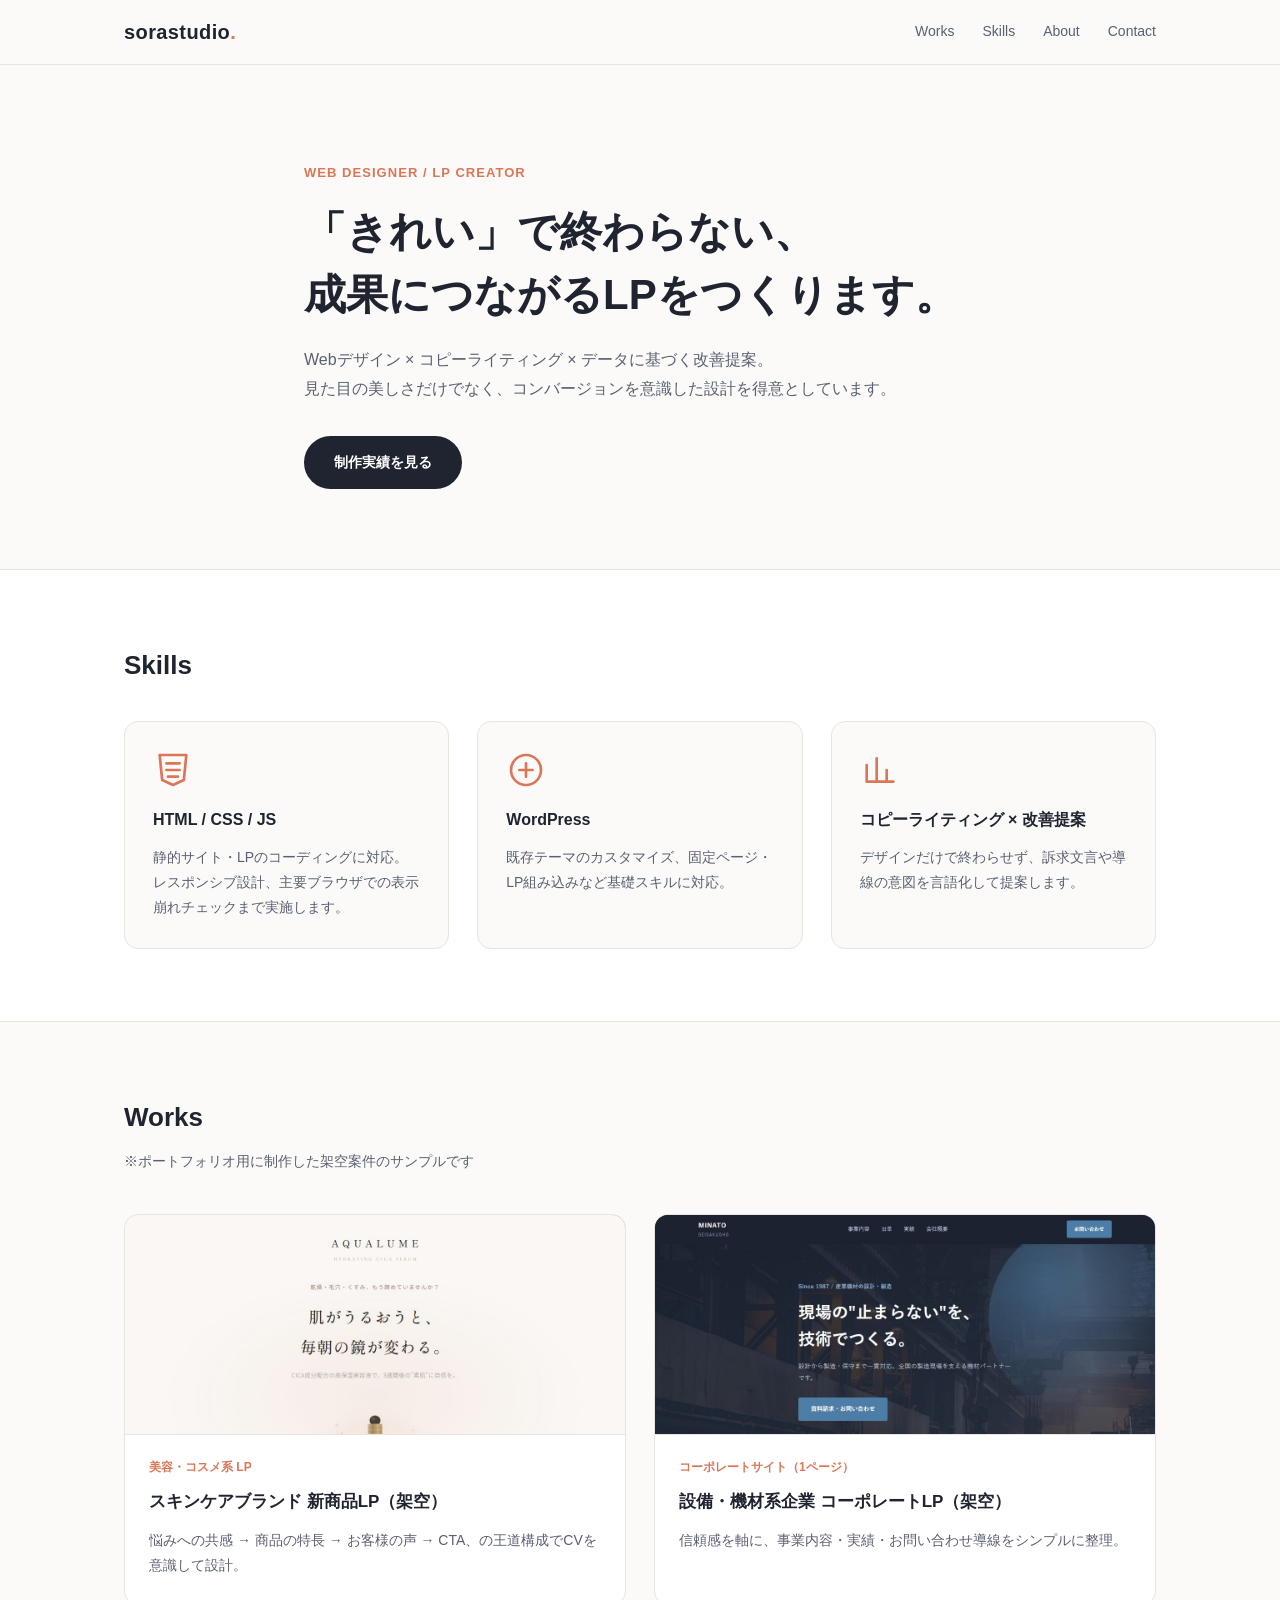
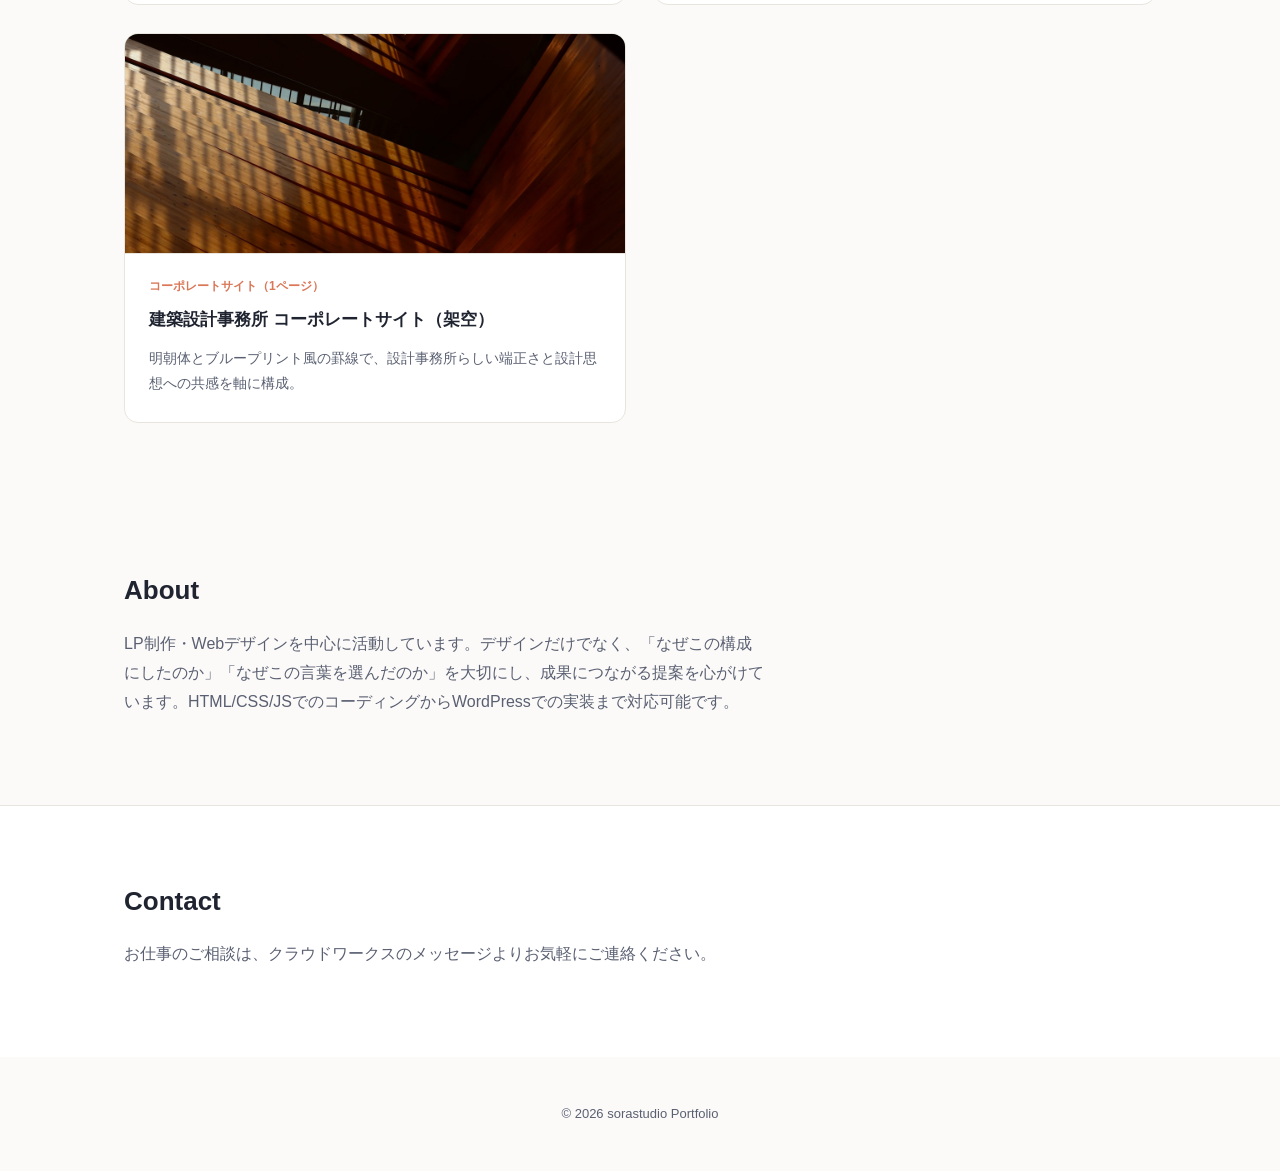
<file: index.html>
<!DOCTYPE html>
<html lang="ja">
<head>
<meta charset="UTF-8">
<meta name="viewport" content="width=device-width, initial-scale=1.0">
<title>sorastudio Portfolio | Webデザイナー</title>
<meta name="description" content="LP制作・Webデザインのポートフォリオ。Webデザイン×コピーライティング×データに基づく改善提案で、成果につながるLPをつくります。">
<meta property="og:type" content="website">
<meta property="og:title" content="sorastudio Portfolio | Webデザイナー">
<meta property="og:description" content="Webデザイン×コピーライティング×データに基づく改善提案。成果につながるLPをつくります。">
<meta property="og:url" content="https://sora-studio8.github.io/">
<meta property="og:image" content="https://sora-studio8.github.io/img/ogp.jpg">
<meta name="twitter:card" content="summary_large_image">
<link rel="icon" type="image/svg+xml" href="img/favicon.svg">
<link rel="stylesheet" href="css/style.css">
</head>
<body>

<header class="site-header">
  <div class="wrap header-inner">
    <a href="index.html" class="logo">sorastudio<span>.</span></a>
    <nav class="gnav">
      <a href="#works">Works</a>
      <a href="#skills">Skills</a>
      <a href="#about">About</a>
      <a href="#contact">Contact</a>
    </nav>
  </div>
</header>

<main>

  <section class="hero">
    <div class="wrap hero-inner">
      <p class="hero-eyebrow">Web Designer / LP Creator</p>
      <h1>「きれい」で終わらない、<br>成果につながるLPをつくります。</h1>
      <p class="hero-lead">
        Webデザイン × コピーライティング × データに基づく改善提案。<br>
        見た目の美しさだけでなく、コンバージョンを意識した設計を得意としています。
      </p>
      <a href="#works" class="btn btn-primary">制作実績を見る</a>
    </div>
  </section>

  <section id="skills" class="skills">
    <div class="wrap">
      <h2 class="section-title">Skills</h2>
      <div class="skills-grid">
        <div class="skill-card">
          <div class="skill-icon" aria-hidden="true">
            <svg viewBox="0 0 24 24"><path d="M4 3h16l-1.5 15L12 21l-6.5-3L4 3z" fill="none" stroke="currentColor" stroke-width="1.6" stroke-linejoin="round"/><path d="M8 8h8M8 12h8M9 16h6" stroke="currentColor" stroke-width="1.6" stroke-linecap="round"/></svg>
          </div>
          <h3>HTML / CSS / JS</h3>
          <p>静的サイト・LPのコーディングに対応。レスポンシブ設計、主要ブラウザでの表示崩れチェックまで実施します。</p>
        </div>
        <div class="skill-card">
          <div class="skill-icon" aria-hidden="true">
            <svg viewBox="0 0 24 24"><circle cx="12" cy="12" r="9" fill="none" stroke="currentColor" stroke-width="1.6"/><path d="M8 12h8M12 8v8" stroke="currentColor" stroke-width="1.6" stroke-linecap="round"/></svg>
          </div>
          <h3>WordPress</h3>
          <p>既存テーマのカスタマイズ、固定ページ・LP組み込みなど基礎スキルに対応。</p>
        </div>
        <div class="skill-card">
          <div class="skill-icon" aria-hidden="true">
            <svg viewBox="0 0 24 24"><path d="M4 19V9M10 19V5M16 19v-7M4 19h16" fill="none" stroke="currentColor" stroke-width="1.6" stroke-linecap="round" stroke-linejoin="round"/></svg>
          </div>
          <h3>コピーライティング × 改善提案</h3>
          <p>デザインだけで終わらせず、訴求文言や導線の意図を言語化して提案します。</p>
        </div>
      </div>
    </div>
  </section>

  <section id="works" class="works">
    <div class="wrap">
      <h2 class="section-title">Works</h2>
      <p class="section-lead">※ポートフォリオ用に制作した架空案件のサンプルです</p>

      <div class="works-grid">

        <a href="works/beauty-lp.html" class="work-card">
          <div class="work-thumb thumb-beauty">
            <img src="img/thumb-beauty.jpg" alt="スキンケアブランドLP ファーストビューのスクリーンショット" loading="lazy">
          </div>
          <div class="work-body">
            <p class="work-tag">美容・コスメ系 LP</p>
            <h3>スキンケアブランド 新商品LP（架空）</h3>
            <p class="work-desc">悩みへの共感 → 商品の特長 → お客様の声 → CTA、の王道構成でCVを意識して設計。</p>
          </div>
        </a>

        <a href="works/corporate-lp.html" class="work-card">
          <div class="work-thumb thumb-corporate">
            <img src="img/thumb-corporate.jpg" alt="設備・機材系企業コーポレートサイト ファーストビューのスクリーンショット" loading="lazy">
          </div>
          <div class="work-body">
            <p class="work-tag">コーポレートサイト（1ページ）</p>
            <h3>設備・機材系企業 コーポレートLP（架空）</h3>
            <p class="work-desc">信頼感を軸に、事業内容・実績・お問い合わせ導線をシンプルに整理。</p>
          </div>
        </a>

        <a href="works/architecture-corporate.html" class="work-card">
          <div class="work-thumb thumb-architecture">
            <img src="img/thumb-architecture.jpg" alt="建築設計事務所コーポレートサイト ファーストビューのスクリーンショット" loading="lazy">
          </div>
          <div class="work-body">
            <p class="work-tag">コーポレートサイト（1ページ）</p>
            <h3>建築設計事務所 コーポレートサイト（架空）</h3>
            <p class="work-desc">明朝体とブループリント風の罫線で、設計事務所らしい端正さと設計思想への共感を軸に構成。</p>
          </div>
        </a>

      </div>
    </div>
  </section>

  <section id="about" class="about">
    <div class="wrap about-inner">
      <h2 class="section-title">About</h2>
      <p>
        LP制作・Webデザインを中心に活動しています。デザインだけでなく、「なぜこの構成にしたのか」「なぜこの言葉を選んだのか」を大切にし、成果につながる提案を心がけています。HTML/CSS/JSでのコーディングからWordPressでの実装まで対応可能です。
      </p>
    </div>
  </section>

  <section id="contact" class="contact">
    <div class="wrap contact-inner">
      <h2 class="section-title">Contact</h2>
      <p>お仕事のご相談は、クラウドワークスのメッセージよりお気軽にご連絡ください。</p>
    </div>
  </section>

</main>

<footer class="site-footer">
  <div class="wrap">
    <p>&copy; 2026 sorastudio Portfolio</p>
  </div>
</footer>

</body>
</html>
</file>
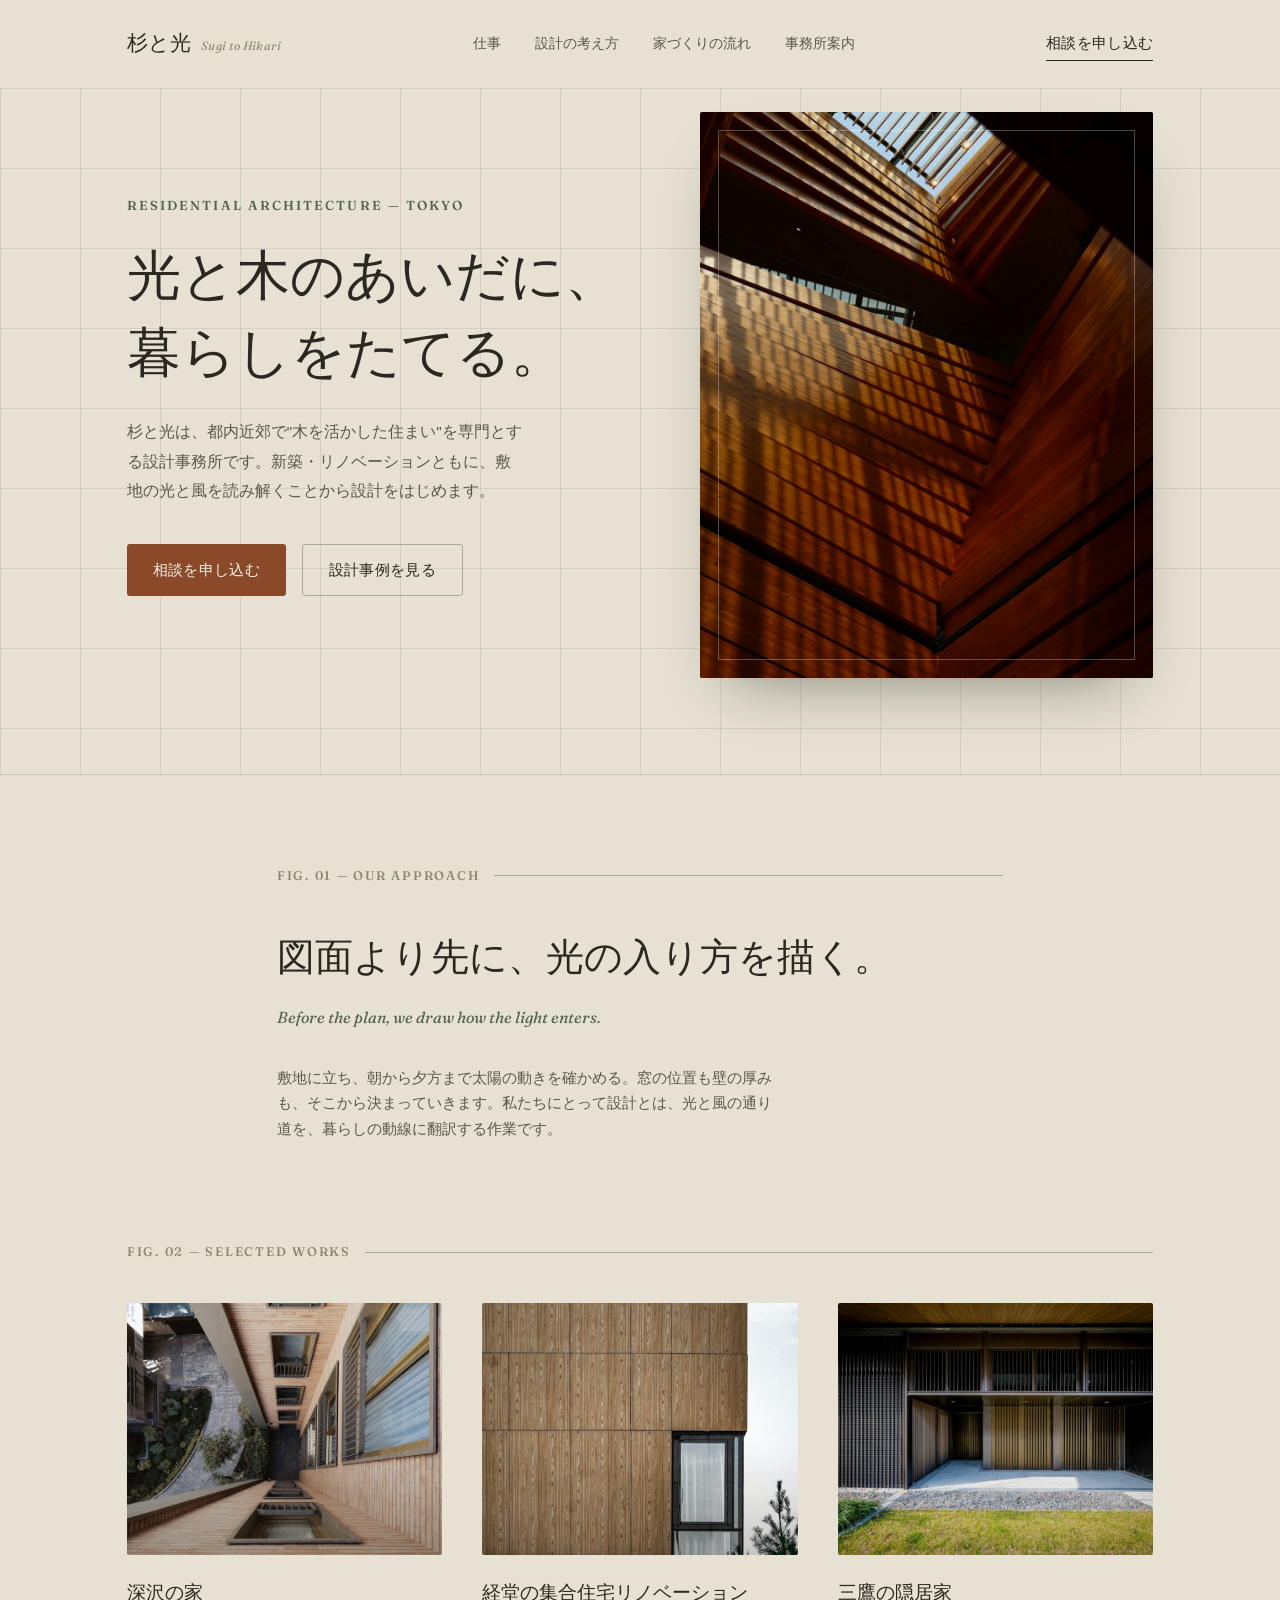
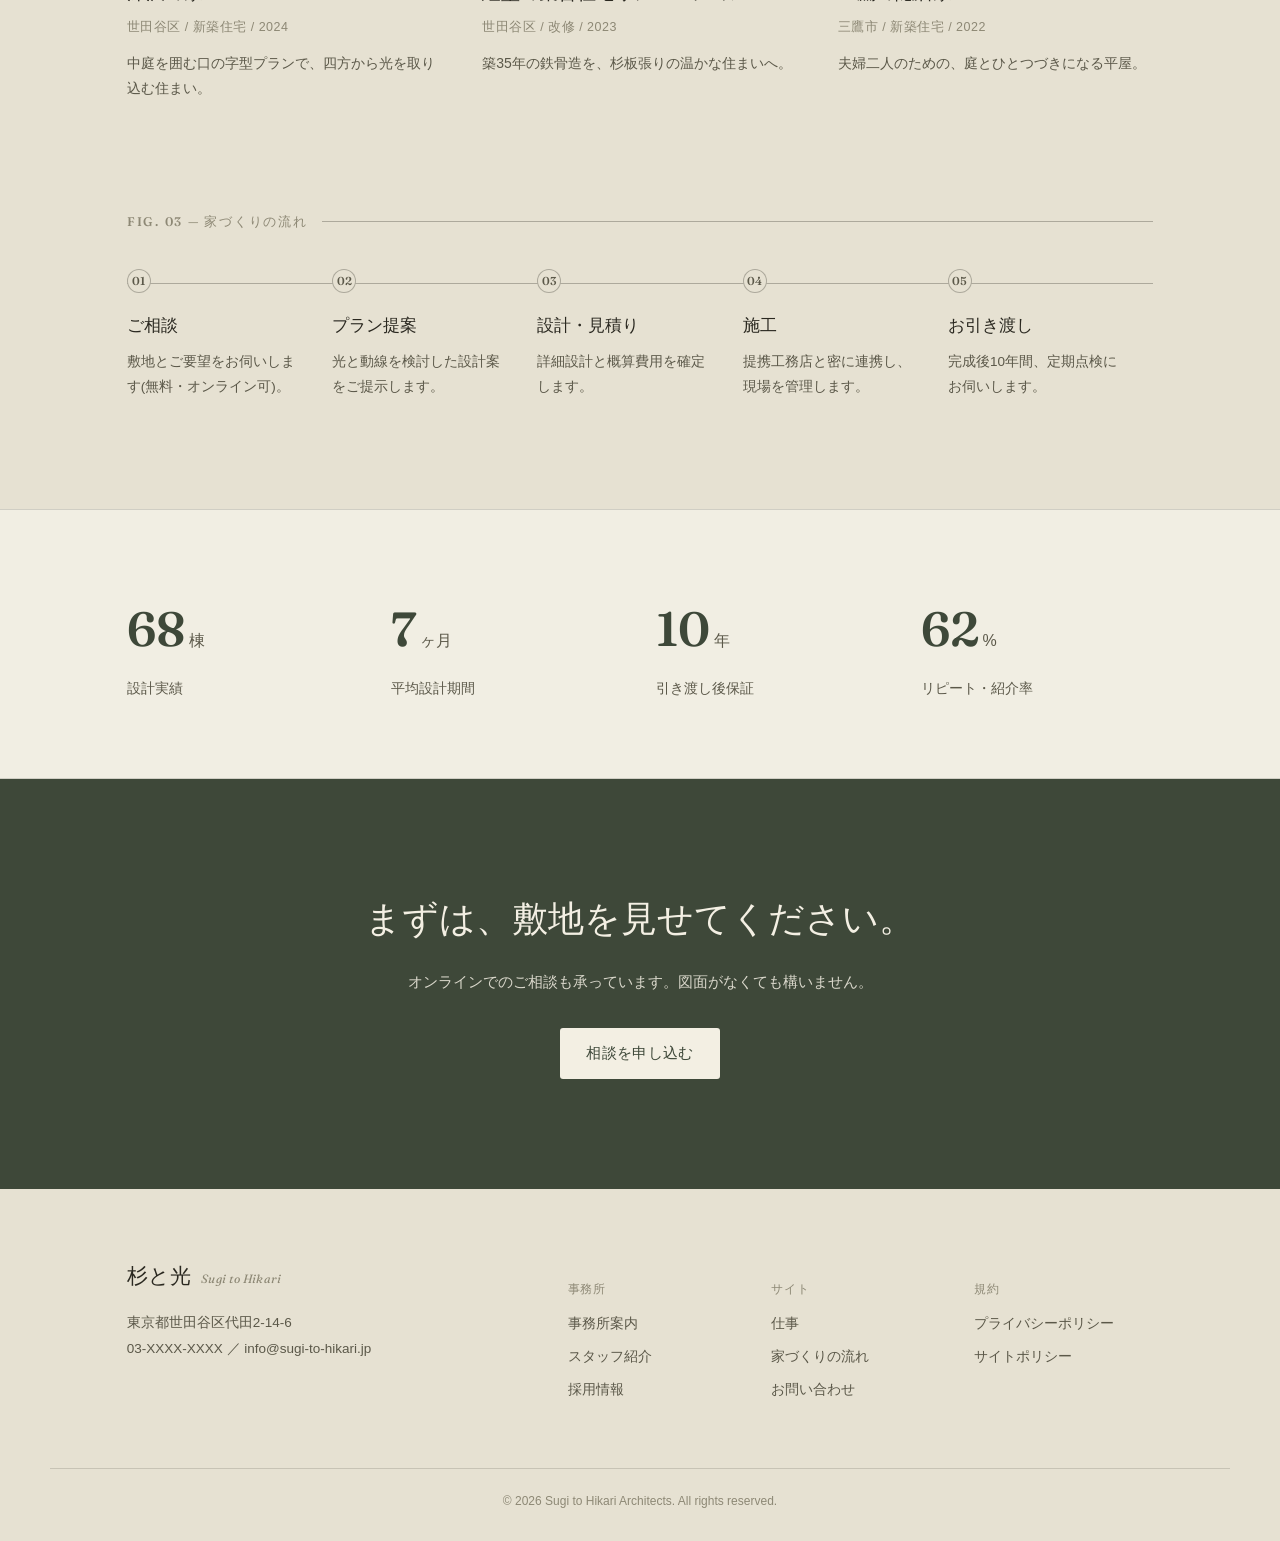
<file: works/lp/architecture/index.html>
<!DOCTYPE html>
<html lang="ja">
<head>
<meta charset="UTF-8">
<meta name="viewport" content="width=device-width, initial-scale=1.0">
<title>杉と光 建築設計事務所 — コーポレートサイト（架空案件）</title>
<meta name="description" content="木と光を活かした住まいを手がける建築設計事務所のコーポレートサイト、トップページのデザインサンプルです。">
<link rel="stylesheet" href="style.css">
</head>
<body>

<header class="site-header">
  <div class="wrap header-inner">
    <a class="wordmark" href="#top">杉と光<span class="wordmark-en">Sugi to Hikari</span></a>
    <nav class="site-nav">
      <a href="#works">仕事</a>
      <a href="#approach">設計の考え方</a>
      <a href="#process">家づくりの流れ</a>
      <a href="#studio">事務所案内</a>
    </nav>
    <a class="btn btn-line" href="#contact">相談を申し込む</a>
  </div>
</header>

<section class="hero" id="top">
  <div class="wrap hero-inner">
    <div class="hero-text">
      <p class="eyebrow">RESIDENTIAL ARCHITECTURE — TOKYO</p>
      <h1>光と木のあいだに、<br>暮らしをたてる。</h1>
      <p class="lead">杉と光は、都内近郊で"木を活かした住まい"を専門とする設計事務所です。新築・リノベーションともに、敷地の光と風を読み解くことから設計をはじめます。</p>
      <div class="hero-actions">
        <a class="btn btn-solid" href="#contact">相談を申し込む</a>
        <a class="btn btn-ghost" href="#works">設計事例を見る</a>
      </div>
    </div>
    <div class="hero-visual" aria-hidden="true"><img src="img/hero.jpg" alt="" loading="lazy"></div>
  </div>
</section>

<section class="approach" id="approach">
  <div class="wrap approach-inner">
    <p class="fig-label">FIG. 01 — OUR APPROACH</p>
    <blockquote>
      図面より先に、光の入り方を描く。
      <span class="quote-en">Before the plan, we draw how the light enters.</span>
    </blockquote>
    <p class="approach-note">敷地に立ち、朝から夕方まで太陽の動きを確かめる。窓の位置も壁の厚みも、そこから決まっていきます。私たちにとって設計とは、光と風の通り道を、暮らしの動線に翻訳する作業です。</p>
  </div>
</section>

<section class="works" id="works">
  <div class="wrap">
    <p class="fig-label">FIG. 02 — SELECTED WORKS</p>
    <div class="works-grid">
      <article class="work-card work-a">
        <div class="work-swatch"><img src="img/work-a.jpg" alt="中庭を囲む口の字型プランの住宅、上階から見下ろした外観" loading="lazy"></div>
        <h3>深沢の家</h3>
        <p class="work-meta">世田谷区 / 新築住宅 / 2024</p>
        <p class="work-desc">中庭を囲む口の字型プランで、四方から光を取り込む住まい。</p>
      </article>
      <article class="work-card work-b">
        <div class="work-swatch"><img src="img/work-b.jpg" alt="杉板張りの外壁と大きな窓を持つ住宅外観" loading="lazy"></div>
        <h3>経堂の集合住宅リノベーション</h3>
        <p class="work-meta">世田谷区 / 改修 / 2023</p>
        <p class="work-desc">築35年の鉄骨造を、杉板張りの温かな住まいへ。</p>
      </article>
      <article class="work-card work-c">
        <div class="work-swatch"><img src="img/work-c.jpg" alt="庭とひとつづきになる平屋、木格子と縁側のある外観" loading="lazy"></div>
        <h3>三鷹の隠居家</h3>
        <p class="work-meta">三鷹市 / 新築住宅 / 2022</p>
        <p class="work-desc">夫婦二人のための、庭とひとつづきになる平屋。</p>
      </article>
    </div>
  </div>
</section>

<section class="process" id="process">
  <div class="wrap">
    <p class="fig-label">FIG. 03 — 家づくりの流れ</p>
    <ol class="timeline">
      <li><span class="step-num">01</span><h4>ご相談</h4><p>敷地とご要望をお伺いします(無料・オンライン可)。</p></li>
      <li><span class="step-num">02</span><h4>プラン提案</h4><p>光と動線を検討した設計案をご提示します。</p></li>
      <li><span class="step-num">03</span><h4>設計・見積り</h4><p>詳細設計と概算費用を確定します。</p></li>
      <li><span class="step-num">04</span><h4>施工</h4><p>提携工務店と密に連携し、現場を管理します。</p></li>
      <li><span class="step-num">05</span><h4>お引き渡し</h4><p>完成後10年間、定期点検にお伺いします。</p></li>
    </ol>
  </div>
</section>

<section class="numbers">
  <div class="wrap numbers-grid">
    <div class="num-item"><span class="num">68<small>棟</small></span><p>設計実績</p></div>
    <div class="num-item"><span class="num">7<small>ヶ月</small></span><p>平均設計期間</p></div>
    <div class="num-item"><span class="num">10<small>年</small></span><p>引き渡し後保証</p></div>
    <div class="num-item"><span class="num">62<small>%</small></span><p>リピート・紹介率</p></div>
  </div>
</section>

<section class="cta" id="contact">
  <div class="wrap cta-inner">
    <h2>まずは、敷地を見せてください。</h2>
    <p>オンラインでのご相談も承っています。図面がなくても構いません。</p>
    <a class="btn btn-solid-invert" href="#">相談を申し込む</a>
  </div>
</section>

<footer class="site-footer" id="studio">
  <div class="wrap footer-inner">
    <div class="footer-brand">
      <p class="wordmark">杉と光<span class="wordmark-en">Sugi to Hikari</span></p>
      <p class="footer-addr">東京都世田谷区代田2-14-6<br>03-XXXX-XXXX ／ info@sugi-to-hikari.jp</p>
    </div>
    <nav class="footer-nav">
      <div>
        <h5>事務所</h5>
        <a href="#studio">事務所案内</a>
        <a href="#">スタッフ紹介</a>
        <a href="#">採用情報</a>
      </div>
      <div>
        <h5>サイト</h5>
        <a href="#works">仕事</a>
        <a href="#process">家づくりの流れ</a>
        <a href="#contact">お問い合わせ</a>
      </div>
      <div>
        <h5>規約</h5>
        <a href="#">プライバシーポリシー</a>
        <a href="#">サイトポリシー</a>
      </div>
    </nav>
  </div>
  <p class="footer-copy">© 2026 Sugi to Hikari Architects. All rights reserved.</p>
</footer>

</body>
</html>
</file>
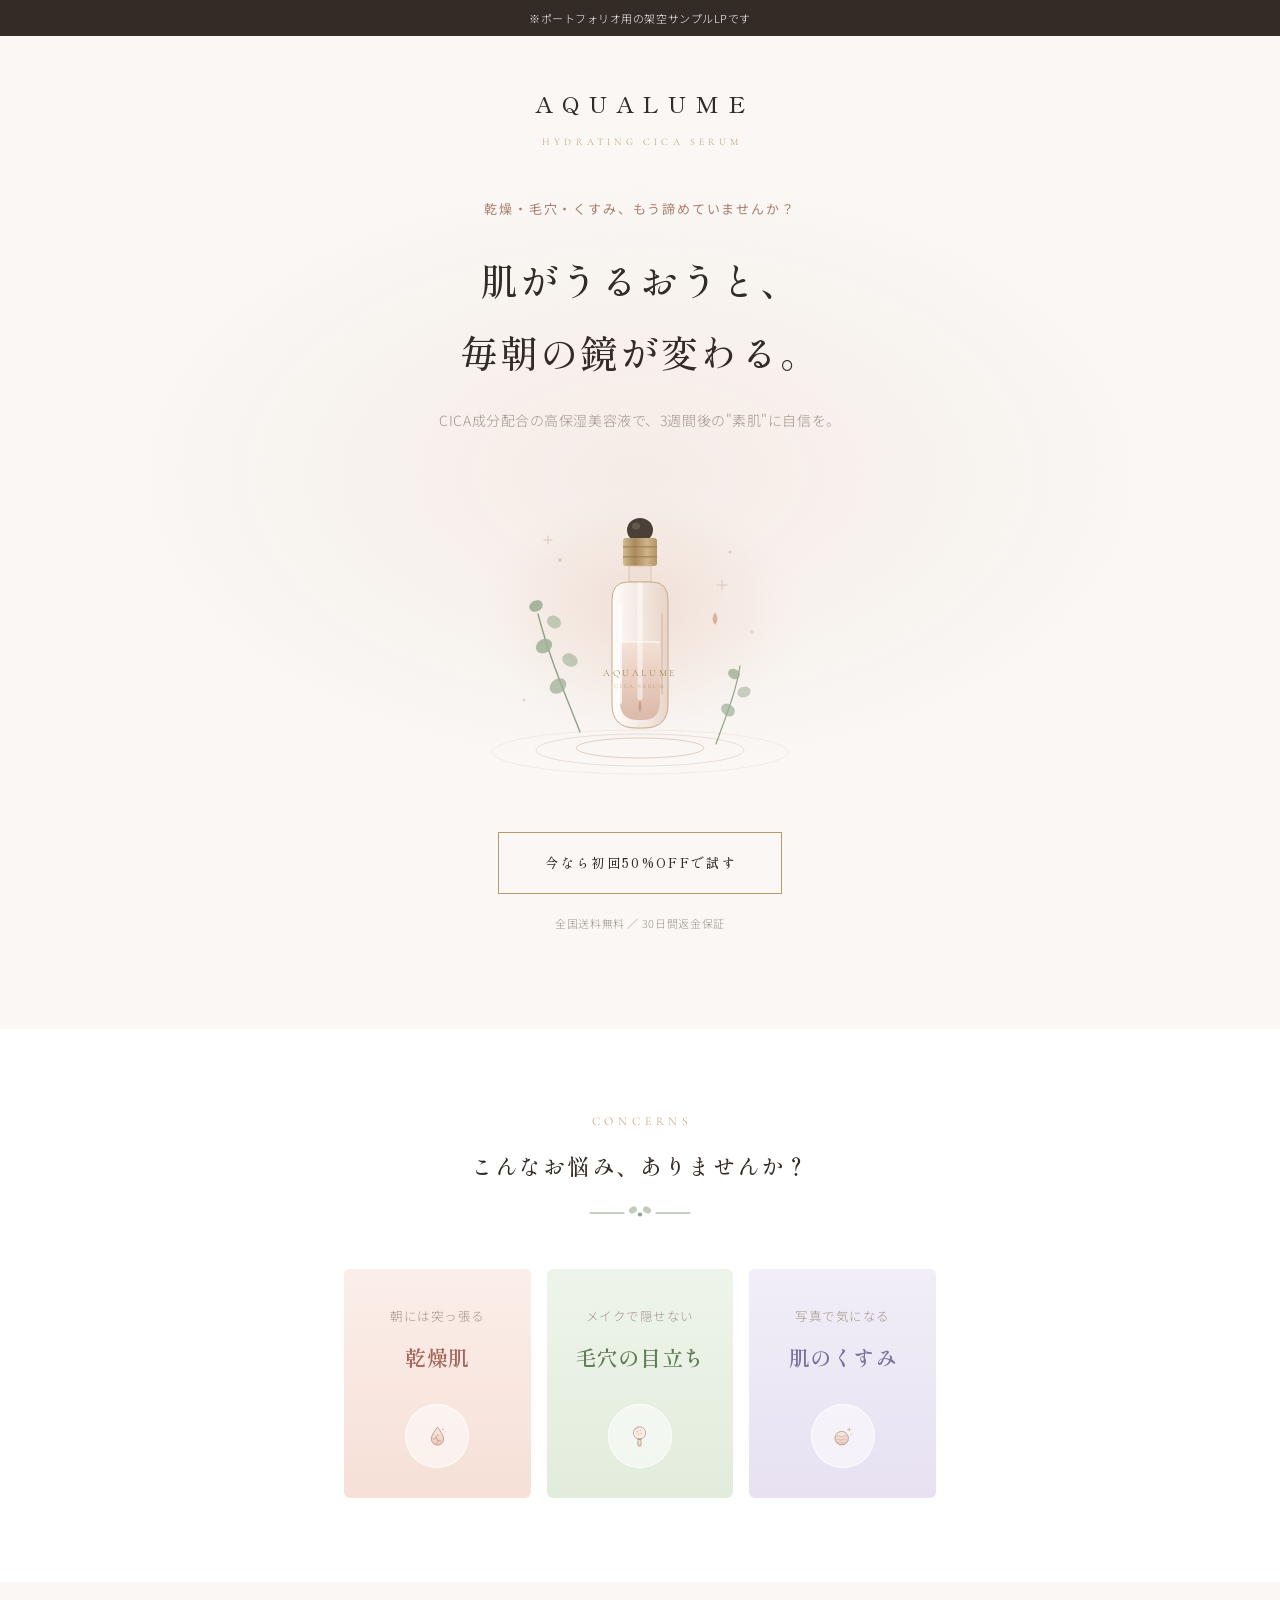
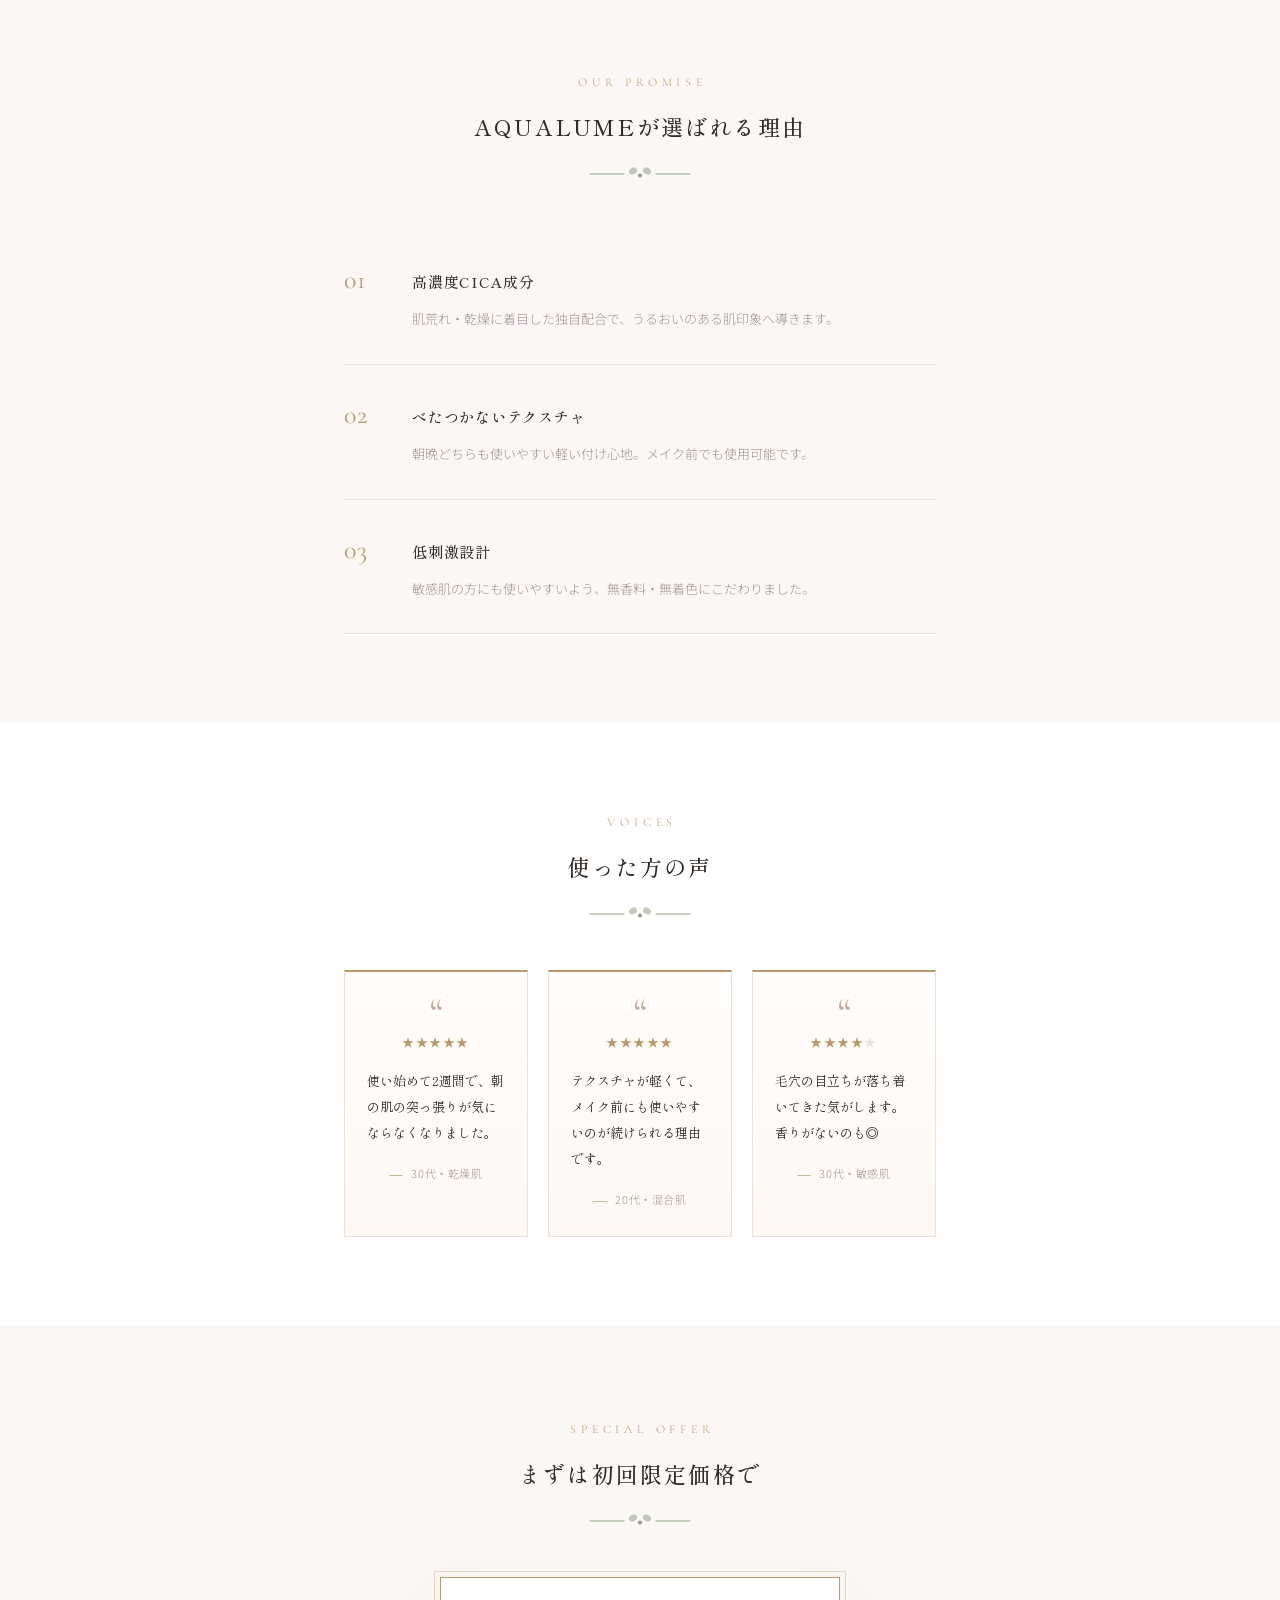
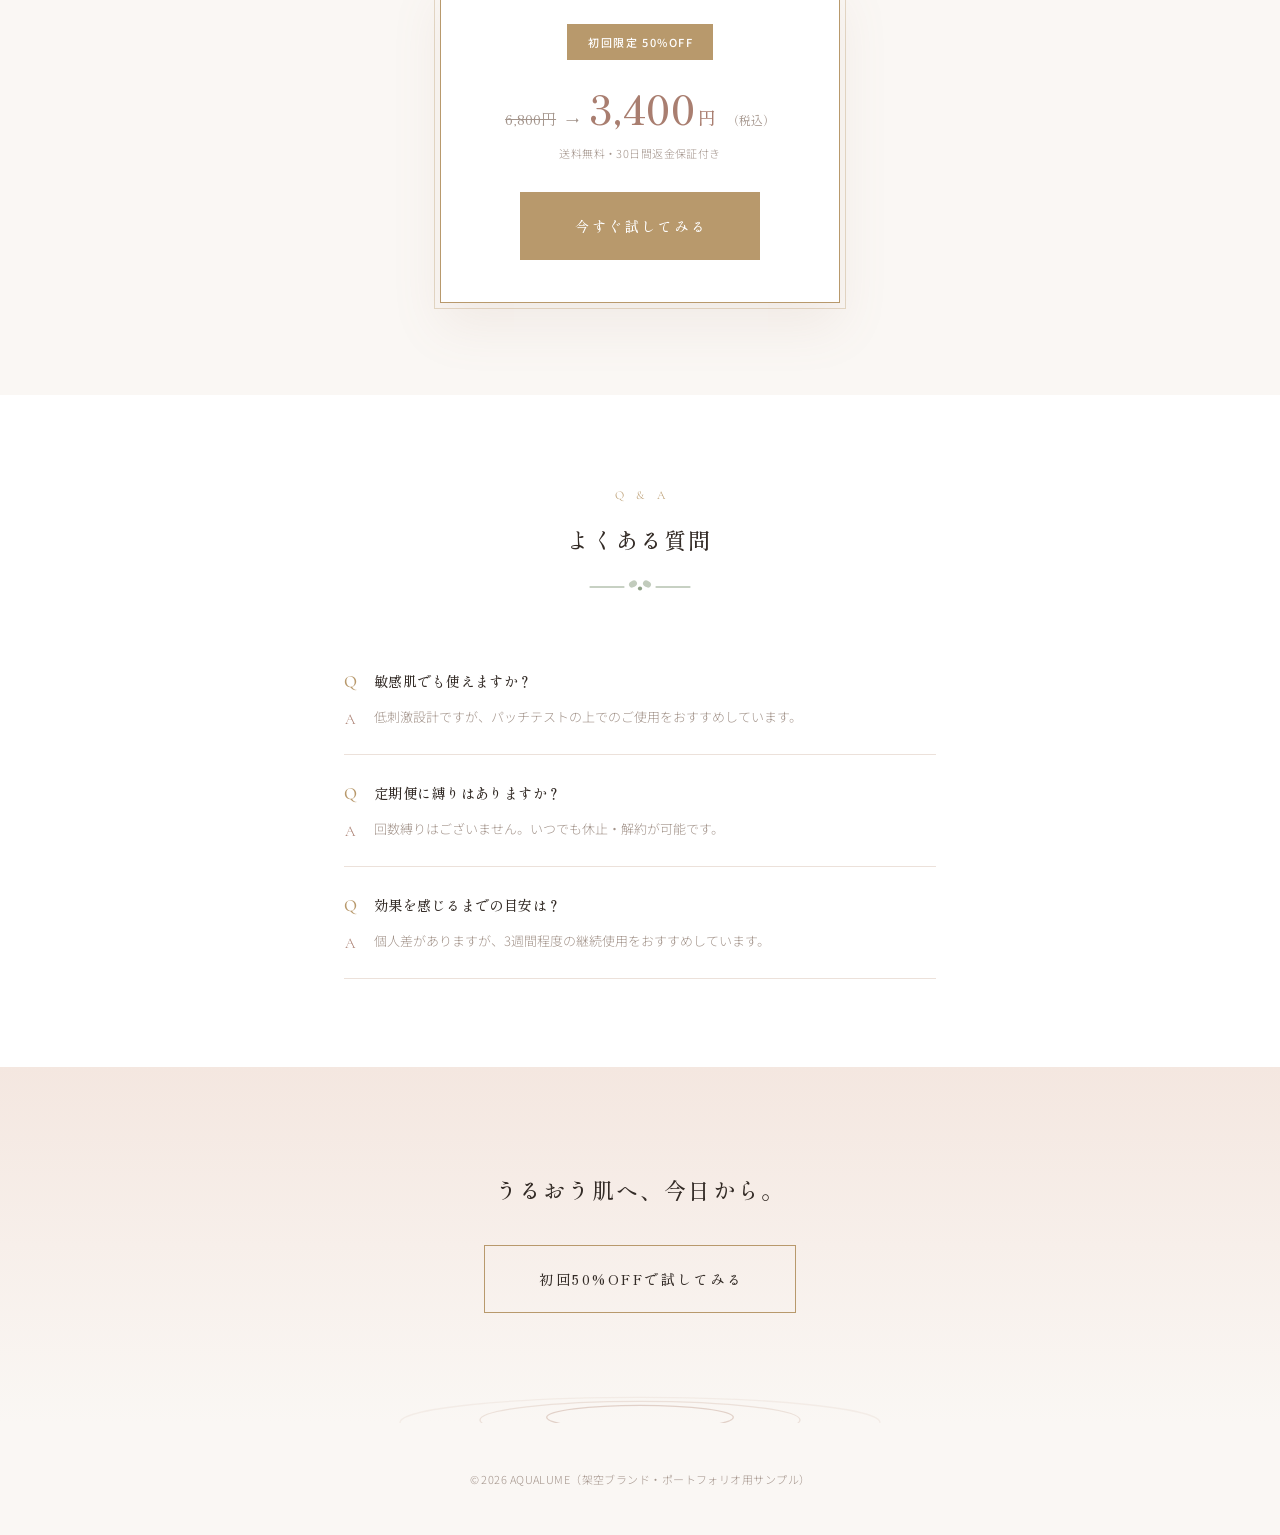
<file: works/lp/beauty/index.html>
<!DOCTYPE html>
<html lang="ja">
<head>
<meta charset="UTF-8">
<meta name="viewport" content="width=device-width, initial-scale=1.0">
<title>AQUALUME うるおいCICAセラム | 公式サイト（架空・ポートフォリオ用サンプル）</title>
<link rel="preconnect" href="https://fonts.googleapis.com">
<link rel="preconnect" href="https://fonts.gstatic.com" crossorigin>
<link href="https://fonts.googleapis.com/css2?family=Shippori+Mincho:wght@400;500;600&family=Cormorant+Garamond:ital,wght@0,400;0,500;1,400&family=Noto+Sans+JP:wght@300;400;500&display=swap" rel="stylesheet">
<link rel="stylesheet" href="style.css">
</head>
<body>

<svg width="0" height="0" style="position:absolute" aria-hidden="true">
  <defs>
    <!-- ツボクサ（CICA）のスプリグ：見出し装飾用 -->
    <symbol id="sprig" viewBox="0 0 120 24">
      <g fill="none" stroke="currentColor" stroke-width="1" stroke-linecap="round">
        <path d="M10 12 H44"/>
        <path d="M76 12 H110"/>
      </g>
      <g fill="currentColor">
        <ellipse cx="53" cy="9" rx="4.2" ry="3.2" transform="rotate(-28 53 9)" opacity="0.55"/>
        <ellipse cx="67" cy="9" rx="4.2" ry="3.2" transform="rotate(28 67 9)" opacity="0.55"/>
        <circle cx="60" cy="13.5" r="2.1"/>
      </g>
    </symbol>
    <!-- 悩みアイコン共通のグラデーション -->
    <linearGradient id="icon-blush" x1="0" y1="0" x2="0" y2="1">
      <stop offset="0%" stop-color="#f9ebe3"/>
      <stop offset="100%" stop-color="#e9cabc"/>
    </linearGradient>
  </defs>
</svg>

<div class="lp-badge">※ポートフォリオ用の架空サンプルLPです</div>

<header class="brand-header">
  <div class="brand-logo">AQUALUME</div>
  <p class="brand-tagline">HYDRATING CICA SERUM</p>
</header>

<section class="hero">
  <div class="hero-inner">
    <p class="hero-kicker">乾燥・毛穴・くすみ、もう諦めていませんか？</p>
    <h1>肌がうるおうと、<br>毎朝の鏡が変わる。</h1>
    <p class="hero-sub">CICA成分配合の高保湿美容液で、<br class="sp-only">3週間後の"素肌"に自信を。</p>

    <div class="hero-visual" aria-hidden="true">
      <svg class="hero-art" viewBox="0 0 420 330" role="img">
        <defs>
          <radialGradient id="glow" cx="50%" cy="45%" r="55%">
            <stop offset="0%" stop-color="#e9cfc3" stop-opacity="0.55"/>
            <stop offset="60%" stop-color="#efdcd2" stop-opacity="0.25"/>
            <stop offset="100%" stop-color="#faf7f4" stop-opacity="0"/>
          </radialGradient>
          <linearGradient id="glass" x1="0" y1="0" x2="1" y2="0">
            <stop offset="0%"  stop-color="#ffffff" stop-opacity="0.95"/>
            <stop offset="45%" stop-color="#f6ece5" stop-opacity="0.8"/>
            <stop offset="100%" stop-color="#e7d2c6" stop-opacity="0.9"/>
          </linearGradient>
          <linearGradient id="liquid" x1="0" y1="0" x2="0" y2="1">
            <stop offset="0%" stop-color="#f4e0d5"/>
            <stop offset="100%" stop-color="#d9b3a2"/>
          </linearGradient>
          <linearGradient id="gold" x1="0" y1="0" x2="1" y2="0">
            <stop offset="0%" stop-color="#d3ba90"/>
            <stop offset="35%" stop-color="#a8895c"/>
            <stop offset="70%" stop-color="#cfb489"/>
            <stop offset="100%" stop-color="#b2966a"/>
          </linearGradient>
        </defs>

        <!-- 背景の光 -->
        <ellipse cx="210" cy="160" rx="170" ry="130" fill="url(#glow)"/>

        <!-- 水面の波紋 -->
        <g fill="none" stroke="#c9ab9d" stroke-width="1">
          <ellipse cx="210" cy="284" rx="64"  ry="10" opacity="0.55"/>
          <ellipse cx="210" cy="286" rx="104" ry="16" opacity="0.32"/>
          <ellipse cx="210" cy="288" rx="148" ry="22" opacity="0.16"/>
        </g>

        <!-- 左のツボクサのスプリグ -->
        <g class="sway" style="transform-origin:150px 268px">
          <path d="M150 268 C136 232 120 196 108 150" fill="none" stroke="#8fa287" stroke-width="1.4" stroke-linecap="round"/>
          <g fill="#9db095">
            <ellipse cx="128" cy="222" rx="9"  ry="7"   transform="rotate(-38 128 222)" opacity="0.75"/>
            <ellipse cx="140" cy="196" rx="8"  ry="6.4" transform="rotate(24 140 196)"  opacity="0.6"/>
            <ellipse cx="114" cy="182" rx="8.6" ry="6.8" transform="rotate(-30 114 182)" opacity="0.85"/>
            <ellipse cx="124" cy="158" rx="7.4" ry="6"   transform="rotate(30 124 158)"  opacity="0.6"/>
            <ellipse cx="106" cy="142" rx="7"  ry="5.6" transform="rotate(-24 106 142)" opacity="0.9"/>
          </g>
        </g>

        <!-- 右のツボクサのスプリグ（小） -->
        <g class="sway sway-late" style="transform-origin:286px 280px">
          <path d="M286 280 C296 252 306 228 310 202" fill="none" stroke="#8fa287" stroke-width="1.2" stroke-linecap="round"/>
          <g fill="#9db095">
            <ellipse cx="298" cy="246" rx="7.4" ry="5.8" transform="rotate(38 298 246)"  opacity="0.7"/>
            <ellipse cx="314" cy="228" rx="6.8" ry="5.4" transform="rotate(-20 314 228)" opacity="0.55"/>
            <ellipse cx="304" cy="210" rx="6.2" ry="5"   transform="rotate(30 304 210)"  opacity="0.8"/>
          </g>
        </g>

        <!-- セラムボトル -->
        <g class="bottle-float">
          <!-- スポイトのゴム部 -->
          <ellipse cx="210" cy="66" rx="13" ry="12" fill="#4a4038"/>
          <ellipse cx="206" cy="62" rx="4" ry="3.4" fill="#6b5f54" opacity="0.8"/>
          <!-- 金のカラー -->
          <rect x="193" y="74" width="34" height="28" rx="3" fill="url(#gold)"/>
          <rect x="193" y="82" width="34" height="1.6" fill="#8d7248" opacity="0.5"/>
          <rect x="193" y="92" width="34" height="1.6" fill="#8d7248" opacity="0.5"/>
          <!-- ネック -->
          <rect x="199" y="102" width="22" height="16" fill="#efdfd5" stroke="#d9bfa8" stroke-width="0.8"/>
          <!-- ガラスボディ -->
          <path d="M182 136
                   q0 -18 16 -18 h24 q16 0 16 18
                   v104 q0 24 -24 24 h-8 q-24 0 -24 -24 z"
                fill="url(#glass)" stroke="#c8a986" stroke-width="1"/>
          <!-- 中のセラム -->
          <path d="M190 178 h40 v60 q0 18 -18 18 h-4 q-18 0 -18 -18 z"
                fill="url(#liquid)" opacity="0.9"/>
          <path d="M190 178 h40" stroke="#fff" stroke-width="1.4" opacity="0.6"/>
          <!-- 中のスポイト管 -->
          <rect x="207.4" y="118" width="5.2" height="118" rx="2.6" fill="#fff" opacity="0.5"/>
          <path d="M210 236 q-3 8 0 12 q3 -4 0 -12" fill="#c99a86" opacity="0.9"/>
          <!-- ガラスのハイライト -->
          <path d="M190 142 v96" stroke="#ffffff" stroke-width="4" stroke-linecap="round" opacity="0.75"/>
          <path d="M232 150 v80" stroke="#b78e78" stroke-width="2" stroke-linecap="round" opacity="0.25"/>
          <!-- ラベル -->
          <text x="210" y="212" text-anchor="middle" font-family="'Cormorant Garamond','Shippori Mincho',serif" font-size="9.5" letter-spacing="2.6" fill="#8d7248">AQUALUME</text>
          <text x="210" y="224" text-anchor="middle" font-family="'Cormorant Garamond','Shippori Mincho',serif" font-size="5.6" letter-spacing="1.8" fill="#a98d5f">CICA SERUM</text>
        </g>

        <!-- 雫と輝き -->
        <path class="drip" d="M285 148 q-5 8 0 13 q5 -5 0 -13" fill="#d9b3a2"/>
        <g fill="#c8a79c">
          <circle cx="130" cy="96"  r="2"   opacity="0.5"/>
          <circle cx="300" cy="88"  r="1.6" opacity="0.45"/>
          <circle cx="322" cy="168" r="2"   opacity="0.35"/>
          <circle cx="94"  cy="236" r="1.6" opacity="0.4"/>
        </g>
        <g stroke="#c8a79c" stroke-width="1" stroke-linecap="round" opacity="0.55">
          <path d="M292 116 v10 M287 121 h10"/>
          <path d="M118 72 v8 M114 76 h8"/>
        </g>
      </svg>
    </div>

    <a href="#price" class="cta-btn">今なら初回50%OFFで試す</a>
    <p class="hero-note">全国送料無料 ／ 30日間返金保証</p>
  </div>
</section>

<section class="pain">
  <div class="section-inner">
    <p class="eyebrow">CONCERNS</p>
    <h2>こんなお悩み、ありませんか？</h2>
    <div class="h2-deco" aria-hidden="true"><svg><use href="#sprig"/></svg></div>
    <div class="pain-grid">
      <div class="pain-card pain-card--rose reveal">
        <p class="pain-kicker">朝には突っ張る</p>
        <p class="pain-headline">乾燥肌</p>
        <div class="pain-icon-wrap">
          <!-- うるおいが逃げていく雫 -->
          <svg class="pain-icon" viewBox="0 0 64 64" aria-hidden="true">
            <path d="M32 10 C41 22 46.5 30.5 46.5 38 a14.5 14.5 0 1 1 -29 0 C17.5 30.5 23 22 32 10 z"
                  fill="url(#icon-blush)" stroke="#a97e70" stroke-width="1.6" stroke-linejoin="round"/>
            <g fill="none" stroke="#a97e70" stroke-width="1.2" stroke-linecap="round" stroke-linejoin="round">
              <path d="M33 27 l-4.5 8.5 l5 6 l-3 6.5"/>
              <path d="M28.5 35.5 l-6.5 2.5"/>
              <path d="M33.5 41.5 l6.5 1.5"/>
            </g>
            <g fill="#b8996c">
              <circle cx="45" cy="15" r="1.7" opacity="0.85"/>
              <circle cx="50.5" cy="21" r="1.3" opacity="0.6"/>
              <circle cx="46" cy="26" r="1" opacity="0.45"/>
            </g>
          </svg>
        </div>
      </div>
      <div class="pain-card pain-card--sage reveal">
        <p class="pain-kicker">メイクで隠せない</p>
        <p class="pain-headline">毛穴の目立ち</p>
        <div class="pain-icon-wrap">
          <!-- 手鏡に映る毛穴 -->
          <svg class="pain-icon" viewBox="0 0 64 64" aria-hidden="true">
            <path d="M29.2 38.5 q-1.8 9 -1.2 13 q0.6 3.8 4 3.8 q3.4 0 4 -3.8 q0.6 -4 -1.2 -13 z"
                  fill="url(#icon-blush)" stroke="#a97e70" stroke-width="1.5" stroke-linejoin="round"/>
            <circle cx="32" cy="23.5" r="14.5" fill="#fdf6f1" stroke="#a97e70" stroke-width="1.6"/>
            <circle cx="32" cy="23.5" r="10.2" fill="#f3ded4" opacity="0.55"/>
            <path d="M21.5 16.5 a12.8 12.8 0 0 1 8.2 -5.6" fill="none" stroke="#b8996c" stroke-width="1.2" stroke-linecap="round" opacity="0.8"/>
            <g fill="#a97e70">
              <circle cx="28" cy="20" r="1.1"/>
              <circle cx="34.5" cy="18" r="0.85"/>
              <circle cx="37" cy="24" r="1.1"/>
              <circle cx="30.5" cy="27" r="0.85"/>
              <circle cx="26" cy="24.5" r="0.75"/>
            </g>
            <rect x="27.2" y="37" width="9.6" height="3.2" rx="1.6" fill="#b8996c"/>
          </svg>
        </div>
      </div>
      <div class="pain-card pain-card--lavender reveal">
        <p class="pain-kicker">写真で気になる</p>
        <p class="pain-headline">肌のくすみ</p>
        <div class="pain-icon-wrap">
          <!-- 靄がかかって光を失う肌 -->
          <svg class="pain-icon" viewBox="0 0 64 64" aria-hidden="true">
            <g stroke="#b8996c" stroke-width="1.3" stroke-linecap="round" opacity="0.9" fill="none">
              <path d="M48 11.5 v8 M44 15.5 h8"/>
            </g>
            <g stroke="#b8996c" stroke-width="1" stroke-linecap="round" opacity="0.4" fill="none">
              <path d="M54 24.5 v5 M51.5 27 h5"/>
            </g>
            <circle cx="30" cy="36" r="16" fill="url(#icon-blush)" stroke="#a97e70" stroke-width="1.6"/>
            <g fill="none" stroke="#a97e70" stroke-width="1.2" stroke-linecap="round">
              <path d="M18.5 31.5 q4 -3 8 0 t8 0 t8 0" opacity="0.75"/>
              <path d="M17 39 q4 -3 8 0 t8 0 t8 0" opacity="0.55"/>
              <path d="M21 46 q4 -3 8 0 t8 0" opacity="0.35"/>
            </g>
          </svg>
        </div>
      </div>
    </div>
  </div>
</section>

<section class="features">
  <div class="section-inner">
    <p class="eyebrow">OUR PROMISE</p>
    <h2>AQUALUMEが選ばれる理由</h2>
    <div class="h2-deco" aria-hidden="true"><svg><use href="#sprig"/></svg></div>
    <div class="feature-row reveal">
      <div class="feature-num">01</div>
      <div class="feature-body">
        <h3>高濃度CICA成分</h3>
        <p>肌荒れ・乾燥に着目した独自配合で、うるおいのある肌印象へ導きます。</p>
      </div>
    </div>
    <div class="feature-row reveal">
      <div class="feature-num">02</div>
      <div class="feature-body">
        <h3>べたつかないテクスチャ</h3>
        <p>朝晩どちらも使いやすい軽い付け心地。メイク前でも使用可能です。</p>
      </div>
    </div>
    <div class="feature-row reveal">
      <div class="feature-num">03</div>
      <div class="feature-body">
        <h3>低刺激設計</h3>
        <p>敏感肌の方にも使いやすいよう、無香料・無着色にこだわりました。</p>
      </div>
    </div>
  </div>
</section>

<section class="voice">
  <div class="section-inner">
    <p class="eyebrow">VOICES</p>
    <h2>使った方の声</h2>
    <div class="h2-deco" aria-hidden="true"><svg><use href="#sprig"/></svg></div>
    <div class="voice-grid">
      <div class="voice-card reveal">
        <p class="voice-quote" aria-hidden="true">&ldquo;</p>
        <p class="voice-stars" aria-label="星5つ">★★★★★</p>
        <p class="voice-text">使い始めて2週間で、朝の肌の突っ張りが気にならなくなりました。</p>
        <p class="voice-name">30代・乾燥肌</p>
      </div>
      <div class="voice-card reveal">
        <p class="voice-quote" aria-hidden="true">&ldquo;</p>
        <p class="voice-stars" aria-label="星5つ">★★★★★</p>
        <p class="voice-text">テクスチャが軽くて、メイク前にも使いやすいのが続けられる理由です。</p>
        <p class="voice-name">20代・混合肌</p>
      </div>
      <div class="voice-card reveal">
        <p class="voice-quote" aria-hidden="true">&ldquo;</p>
        <p class="voice-stars" aria-label="星4つ">★★★★<span class="star-off">★</span></p>
        <p class="voice-text">毛穴の目立ちが落ち着いてきた気がします。香りがないのも◎</p>
        <p class="voice-name">30代・敏感肌</p>
      </div>
    </div>
  </div>
</section>

<section id="price" class="price">
  <div class="section-inner">
    <p class="eyebrow">SPECIAL OFFER</p>
    <h2>まずは初回限定価格で</h2>
    <div class="h2-deco" aria-hidden="true"><svg><use href="#sprig"/></svg></div>
    <div class="price-card reveal">
      <p class="price-badge">初回限定 50%OFF</p>
      <p class="price-main"><span class="price-old">6,800円</span><span class="price-arrow">→</span><span class="price-new">3,400<span class="price-yen">円</span></span><span class="price-tax">（税込）</span></p>
      <p class="price-note">送料無料・30日間返金保証付き</p>
      <a href="#" class="cta-btn cta-btn-large cta-btn-fill">今すぐ試してみる</a>
    </div>
  </div>
</section>

<section class="faq">
  <div class="section-inner">
    <p class="eyebrow">Q &amp; A</p>
    <h2>よくある質問</h2>
    <div class="h2-deco" aria-hidden="true"><svg><use href="#sprig"/></svg></div>
    <div class="faq-item">
      <p class="faq-q">敏感肌でも使えますか？</p>
      <p class="faq-a">低刺激設計ですが、パッチテストの上でのご使用をおすすめしています。</p>
    </div>
    <div class="faq-item">
      <p class="faq-q">定期便に縛りはありますか？</p>
      <p class="faq-a">回数縛りはございません。いつでも休止・解約が可能です。</p>
    </div>
    <div class="faq-item">
      <p class="faq-q">効果を感じるまでの目安は？</p>
      <p class="faq-a">個人差がありますが、3週間程度の継続使用をおすすめしています。</p>
    </div>
  </div>
</section>

<section class="final-cta">
  <svg class="final-ripple" viewBox="0 0 420 80" preserveAspectRatio="xMidYMax meet" aria-hidden="true">
    <g fill="none" stroke="#c9ab9d" stroke-width="1">
      <ellipse cx="210" cy="76" rx="70"  ry="9"  opacity="0.5"/>
      <ellipse cx="210" cy="78" rx="120" ry="14" opacity="0.3"/>
      <ellipse cx="210" cy="80" rx="180" ry="19" opacity="0.15"/>
    </g>
  </svg>
  <div class="section-inner">
    <h2>うるおう肌へ、今日から。</h2>
    <a href="#price" class="cta-btn cta-btn-large">初回50%OFFで試してみる</a>
  </div>
</section>

<footer class="lp-footer">
  <p>&copy; 2026 AQUALUME（架空ブランド・ポートフォリオ用サンプル）</p>
</footer>

<script>
(function () {
  var targets = document.querySelectorAll('.reveal');
  if (!targets.length) return;
  if (!('IntersectionObserver' in window) || window.matchMedia('(prefers-reduced-motion: reduce)').matches) {
    targets.forEach(function (t) { t.classList.add('in-view'); });
    return;
  }
  var io = new IntersectionObserver(function (entries) {
    entries.forEach(function (entry) {
      if (entry.isIntersecting) {
        entry.target.classList.add('in-view');
        io.unobserve(entry.target);
      }
    });
  }, { threshold: 0.3 });
  targets.forEach(function (t) { io.observe(t); });
})();
</script>
</body>
</html>
</file>
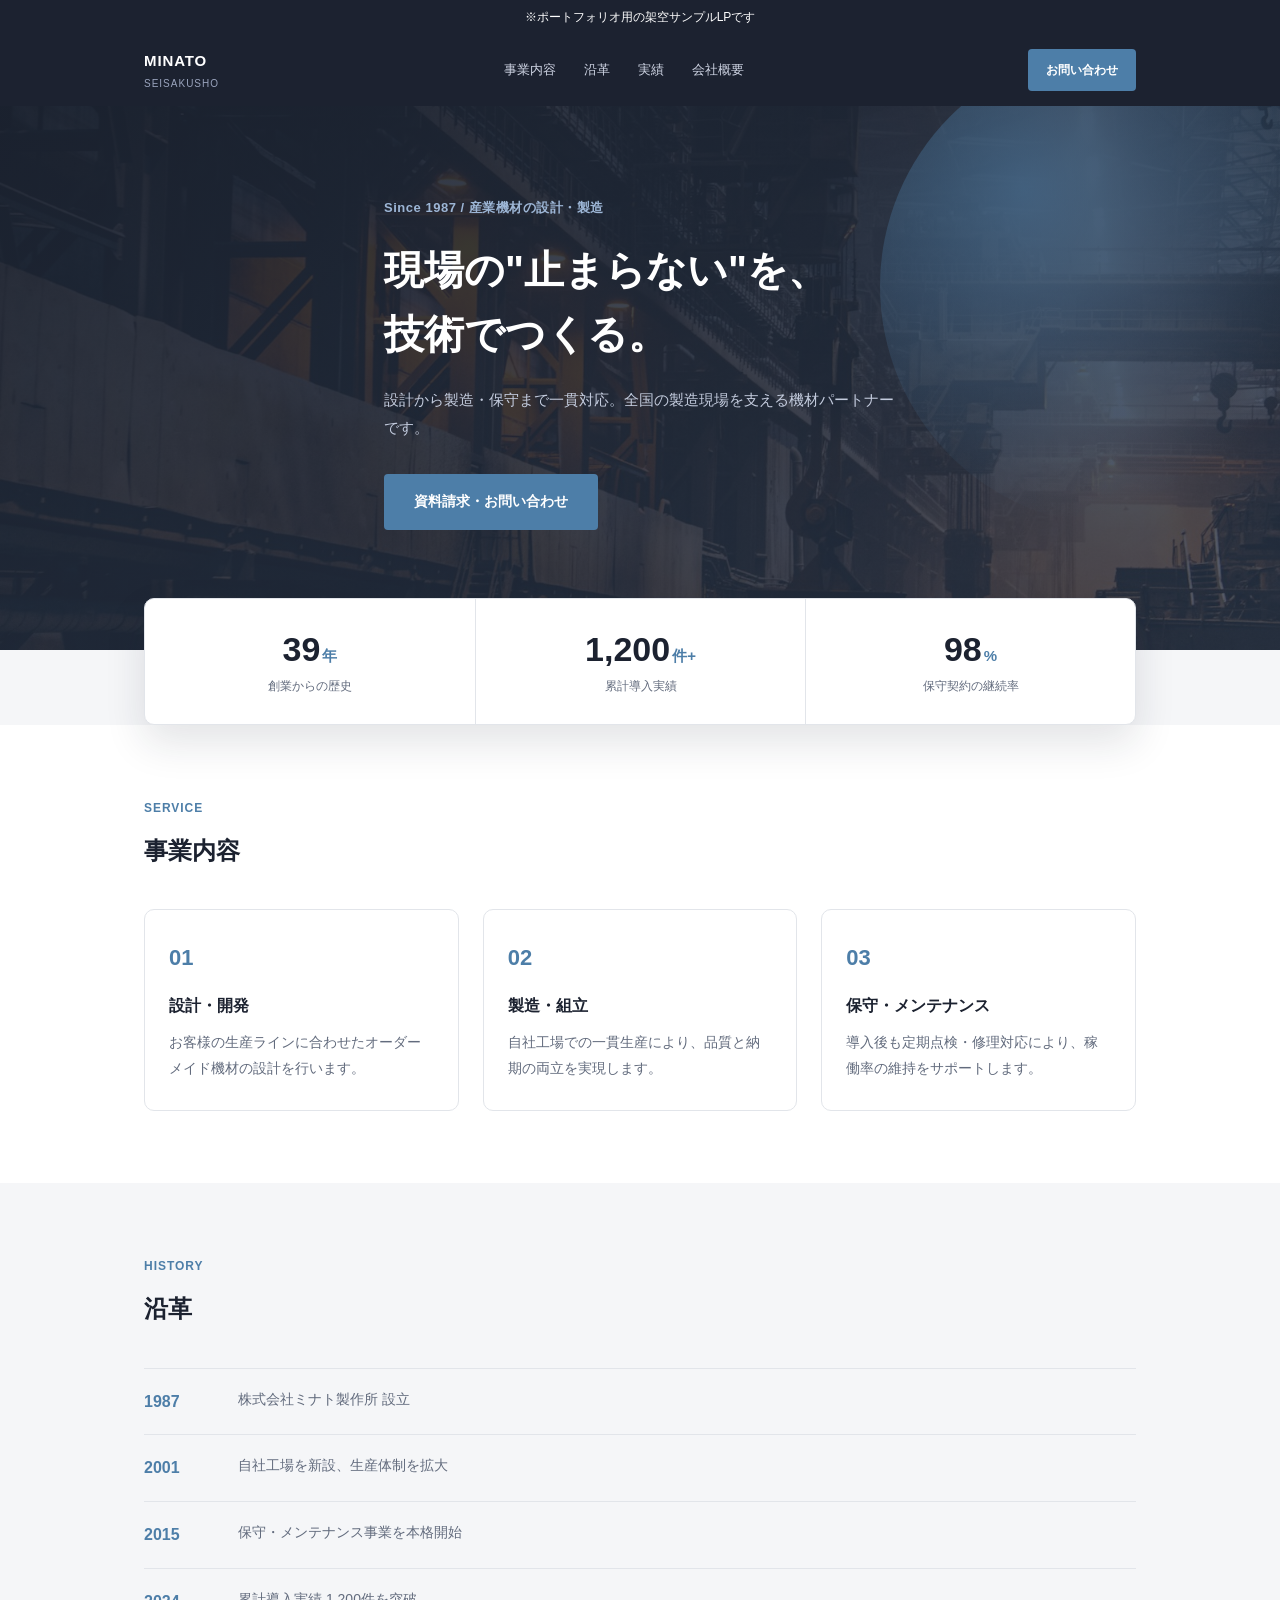
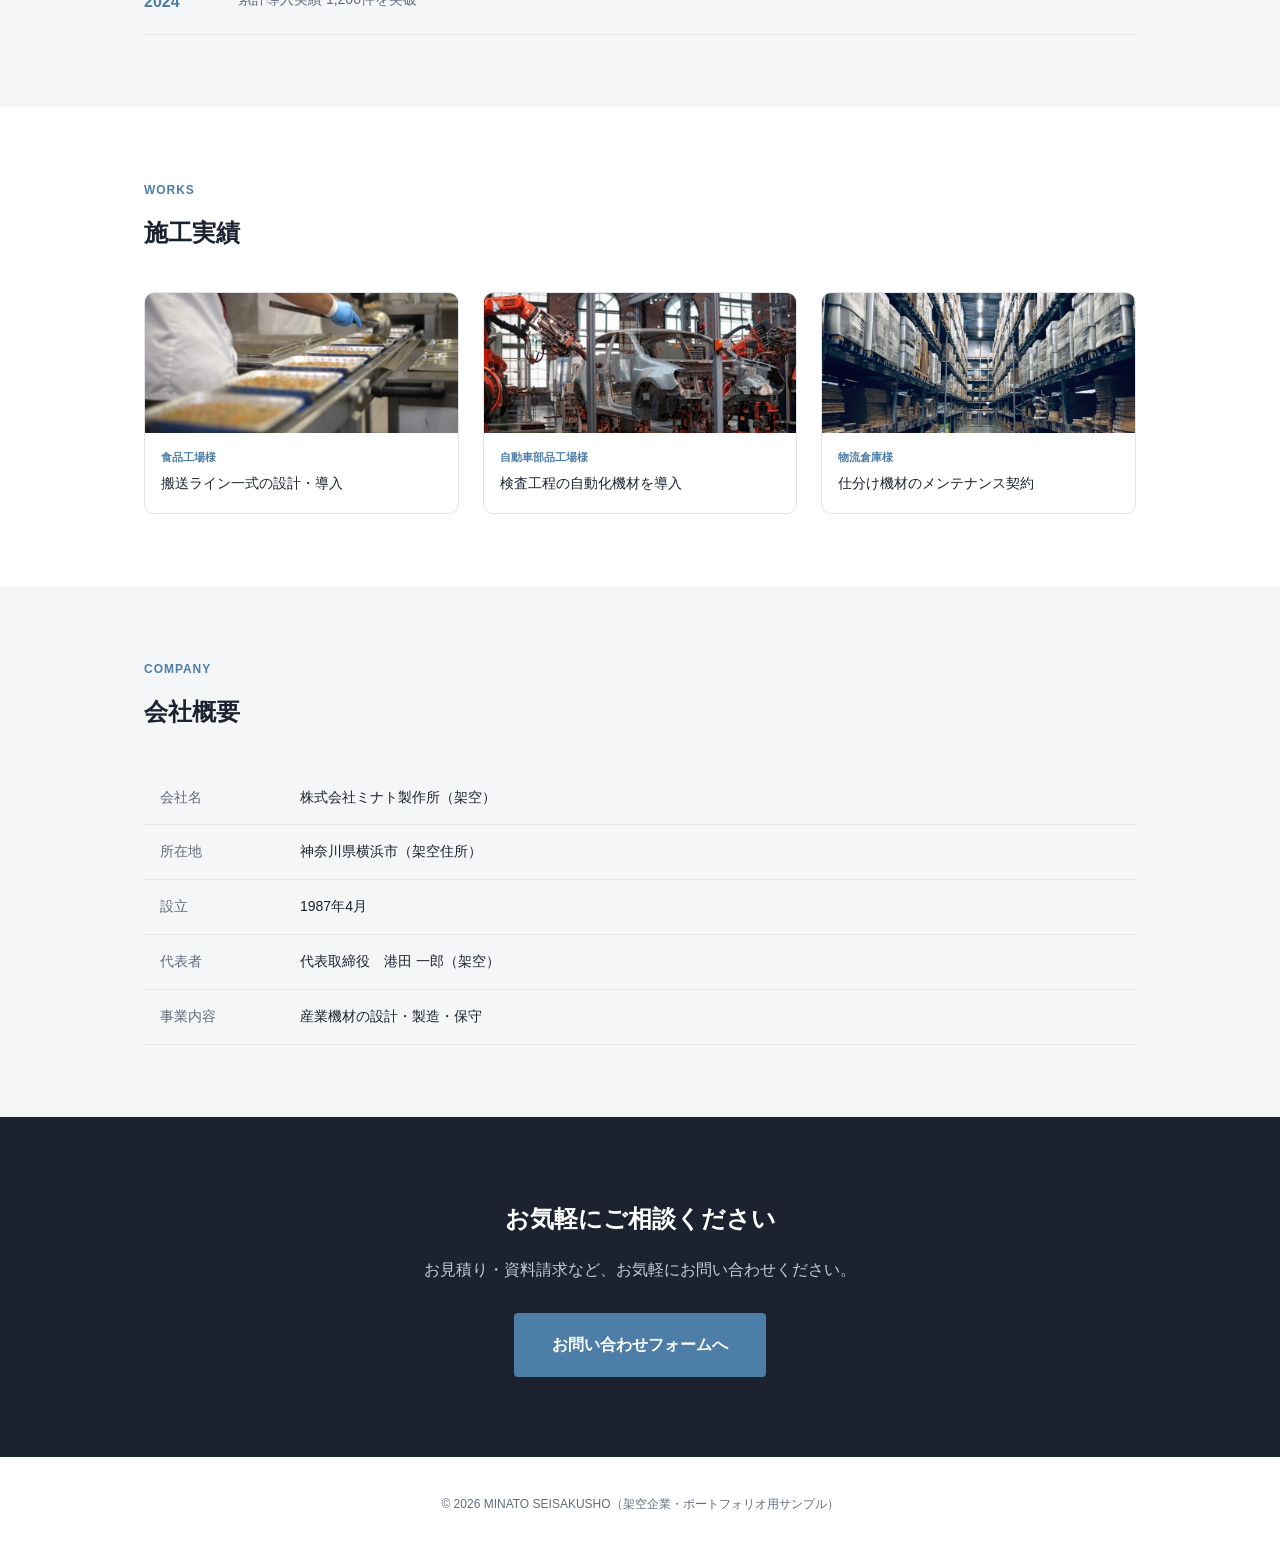
<file: works/lp/corporate/index.html>
<!DOCTYPE html>
<html lang="ja">
<head>
<meta charset="UTF-8">
<meta name="viewport" content="width=device-width, initial-scale=1.0">
<title>株式会社ミナト製作所 | 公式サイト（架空・ポートフォリオ用サンプル）</title>
<link rel="stylesheet" href="style.css">
</head>
<body>

<div class="lp-badge">※ポートフォリオ用の架空サンプルLPです</div>

<header class="c-header">
  <div class="c-wrap c-header-inner">
    <div class="c-logo">MINATO<span>SEISAKUSHO</span></div>
    <nav class="c-nav">
      <a href="#service">事業内容</a>
      <a href="#history">沿革</a>
      <a href="#works">実績</a>
      <a href="#company">会社概要</a>
    </nav>
    <a href="#contact" class="c-nav-cta">お問い合わせ</a>
  </div>
</header>

<section class="c-hero">
  <div class="c-wrap c-hero-inner">
    <p class="c-hero-kicker">Since 1987 / 産業機材の設計・製造</p>
    <h1>現場の"止まらない"を、<br>技術でつくる。</h1>
    <p class="c-hero-sub">設計から製造・保守まで一貫対応。<br class="sp-only">全国の製造現場を支える機材パートナーです。</p>
    <a href="#contact" class="c-cta">資料請求・お問い合わせ</a>
  </div>
  <div class="c-hero-visual" aria-hidden="true"></div>
</section>

<section class="c-stats" aria-label="実績ハイライト">
  <div class="c-wrap">
    <div class="c-stats-grid">
      <div class="c-stat reveal">
        <p class="c-stat-num">39<span>年</span></p>
        <p class="c-stat-label">創業からの歴史</p>
      </div>
      <div class="c-stat reveal">
        <p class="c-stat-num">1,200<span>件+</span></p>
        <p class="c-stat-label">累計導入実績</p>
      </div>
      <div class="c-stat reveal">
        <p class="c-stat-num">98<span>%</span></p>
        <p class="c-stat-label">保守契約の継続率</p>
      </div>
    </div>
  </div>
</section>

<section id="service" class="c-service">
  <div class="c-wrap">
    <p class="c-eyebrow">SERVICE</p>
    <h2>事業内容</h2>
    <div class="c-service-grid">
      <div class="c-service-card reveal">
        <div class="c-service-num">01</div>
        <h3>設計・開発</h3>
        <p>お客様の生産ラインに合わせたオーダーメイド機材の設計を行います。</p>
      </div>
      <div class="c-service-card reveal">
        <div class="c-service-num">02</div>
        <h3>製造・組立</h3>
        <p>自社工場での一貫生産により、品質と納期の両立を実現します。</p>
      </div>
      <div class="c-service-card reveal">
        <div class="c-service-num">03</div>
        <h3>保守・メンテナンス</h3>
        <p>導入後も定期点検・修理対応により、稼働率の維持をサポートします。</p>
      </div>
    </div>
  </div>
</section>

<section id="history" class="c-history">
  <div class="c-wrap">
    <p class="c-eyebrow">HISTORY</p>
    <h2>沿革</h2>
    <ul class="c-timeline">
      <li><span class="c-year">1987</span><span class="c-event">株式会社ミナト製作所 設立</span></li>
      <li><span class="c-year">2001</span><span class="c-event">自社工場を新設、生産体制を拡大</span></li>
      <li><span class="c-year">2015</span><span class="c-event">保守・メンテナンス事業を本格開始</span></li>
      <li><span class="c-year">2024</span><span class="c-event">累計導入実績 1,200件を突破</span></li>
    </ul>
  </div>
</section>

<section id="works" class="c-works">
  <div class="c-wrap">
    <p class="c-eyebrow">WORKS</p>
    <h2>施工実績</h2>
    <div class="c-works-grid">
      <div class="c-work-card reveal">
        <div class="c-work-thumb"><img src="img/works-food.jpg" alt="食品工場の搬送ラインでの充填作業" loading="lazy"></div>
        <p class="c-work-tag">食品工場様</p>
        <p class="c-work-title">搬送ライン一式の設計・導入</p>
      </div>
      <div class="c-work-card reveal">
        <div class="c-work-thumb"><img src="img/works-auto.jpg" alt="自動車組立ラインのロボットアーム" loading="lazy"></div>
        <p class="c-work-tag">自動車部品工場様</p>
        <p class="c-work-title">検査工程の自動化機材を導入</p>
      </div>
      <div class="c-work-card reveal">
        <div class="c-work-thumb"><img src="img/works-warehouse.jpg" alt="物流倉庫のラック通路" loading="lazy"></div>
        <p class="c-work-tag">物流倉庫様</p>
        <p class="c-work-title">仕分け機材のメンテナンス契約</p>
      </div>
    </div>
  </div>
</section>

<section id="company" class="c-company">
  <div class="c-wrap">
    <p class="c-eyebrow">COMPANY</p>
    <h2>会社概要</h2>
    <table class="c-table">
      <tr><th>会社名</th><td>株式会社ミナト製作所（架空）</td></tr>
      <tr><th>所在地</th><td>神奈川県横浜市（架空住所）</td></tr>
      <tr><th>設立</th><td>1987年4月</td></tr>
      <tr><th>代表者</th><td>代表取締役　港田 一郎（架空）</td></tr>
      <tr><th>事業内容</th><td>産業機材の設計・製造・保守</td></tr>
    </table>
  </div>
</section>

<section id="contact" class="c-contact">
  <div class="c-wrap c-contact-inner">
    <h2>お気軽にご相談ください</h2>
    <p>お見積り・資料請求など、お気軽にお問い合わせください。</p>
    <a href="#" class="c-cta c-cta-large">お問い合わせフォームへ</a>
  </div>
</section>

<footer class="c-footer">
  <p>&copy; 2026 MINATO SEISAKUSHO（架空企業・ポートフォリオ用サンプル）</p>
</footer>

<script>
(function () {
  var targets = document.querySelectorAll('.reveal');
  if (!targets.length) return;
  if (!('IntersectionObserver' in window) || window.matchMedia('(prefers-reduced-motion: reduce)').matches) {
    targets.forEach(function (t) { t.classList.add('in-view'); });
    return;
  }
  var io = new IntersectionObserver(function (entries) {
    entries.forEach(function (entry) {
      if (entry.isIntersecting) {
        entry.target.classList.add('in-view');
        io.unobserve(entry.target);
      }
    });
  }, { threshold: 0.25 });
  targets.forEach(function (t) { io.observe(t); });
})();
</script>
</body>
</html>
</file>
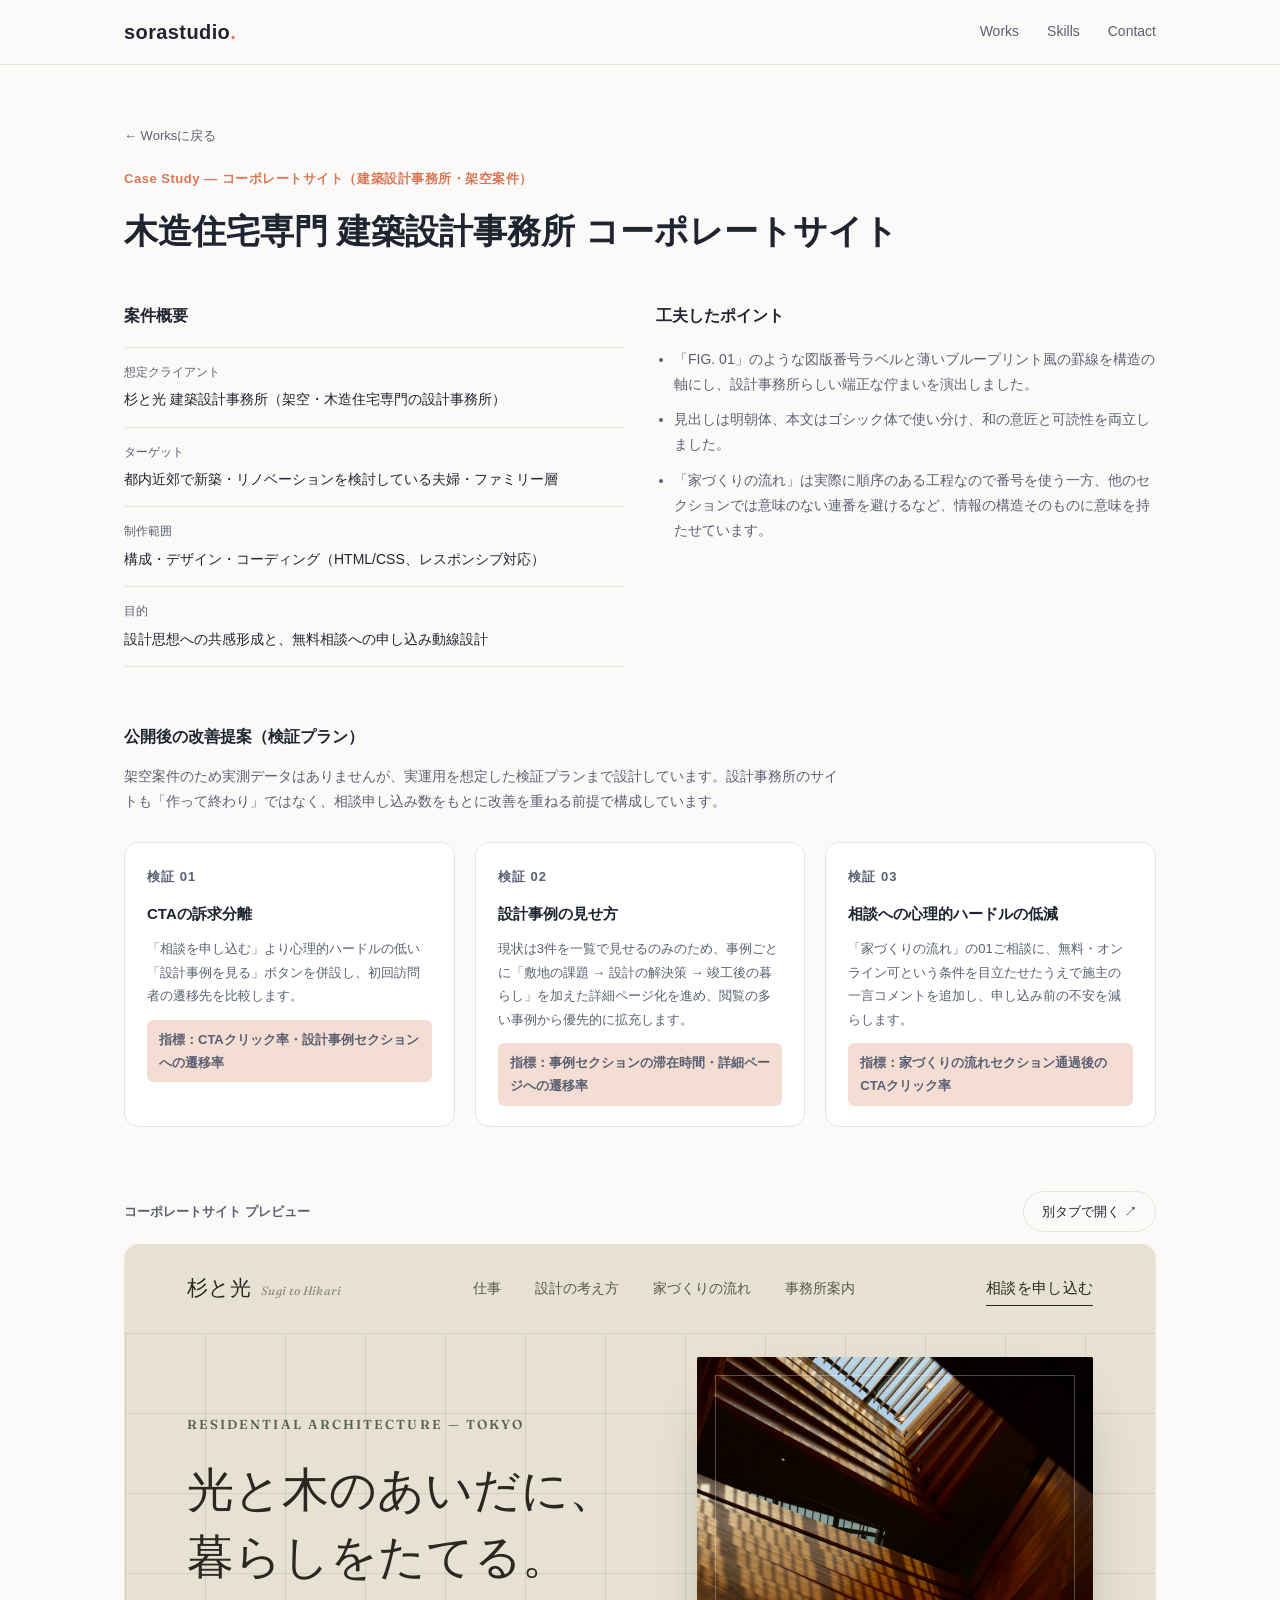
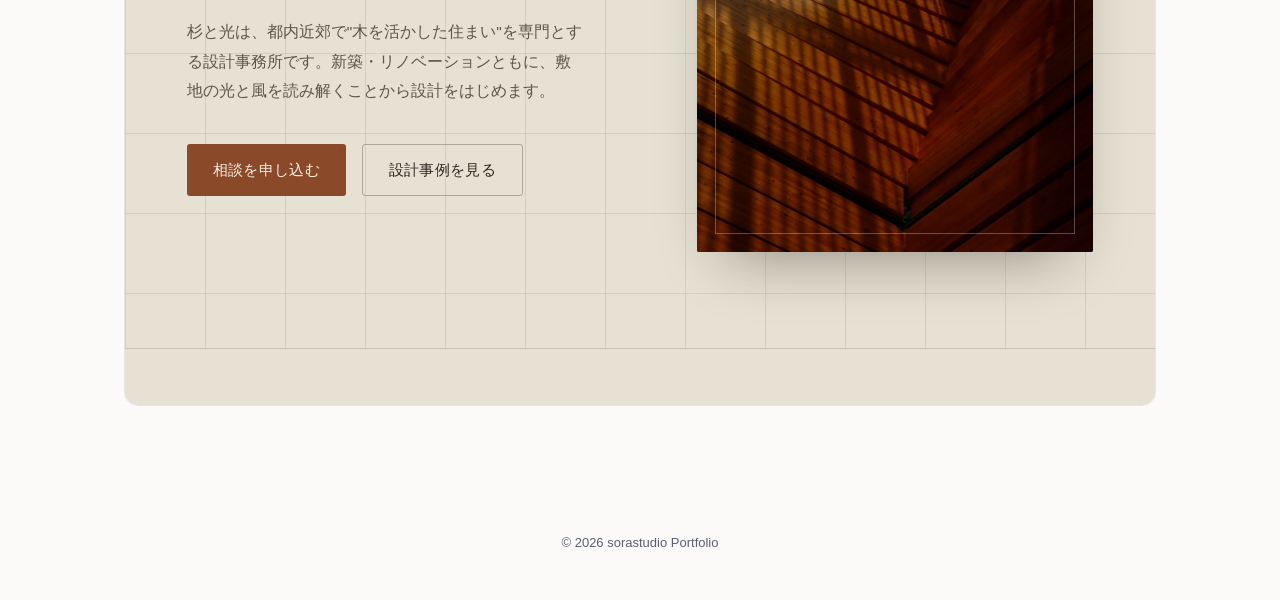
<file: works/architecture-corporate.html>
<!DOCTYPE html>
<html lang="ja">
<head>
<meta charset="UTF-8">
<meta name="viewport" content="width=device-width, initial-scale=1.0">
<title>Case: 建築設計事務所 コーポレートサイト（架空案件） | sorastudio Portfolio</title>
<meta name="description" content="木造住宅専門の建築設計事務所のコーポレートサイト(1ページ)のケーススタディ。設計思想への共感形成と、無料相談への申し込み動線を軸にした構成・デザイン・コーディングを行っています。">
<link rel="icon" type="image/svg+xml" href="../img/favicon.svg">
<link rel="stylesheet" href="../css/style.css">
<link rel="stylesheet" href="css/case.css">
</head>
<body>

<header class="site-header">
  <div class="wrap header-inner">
    <a href="../index.html" class="logo">sorastudio<span>.</span></a>
    <nav class="gnav">
      <a href="../index.html#works">Works</a>
      <a href="../index.html#skills">Skills</a>
      <a href="../index.html#contact">Contact</a>
    </nav>
  </div>
</header>

<main>
  <section class="case-hero">
    <div class="wrap">
      <a href="../index.html#works" class="back-link">← Worksに戻る</a>
      <p class="case-tag">Case Study — コーポレートサイト（建築設計事務所・架空案件）</p>
      <h1>木造住宅専門 建築設計事務所 コーポレートサイト</h1>
    </div>
  </section>

  <section class="case-brief">
    <div class="wrap case-grid">
      <div class="case-info">
        <h2>案件概要</h2>
        <dl>
          <dt>想定クライアント</dt>
          <dd>杉と光 建築設計事務所（架空・木造住宅専門の設計事務所）</dd>
          <dt>ターゲット</dt>
          <dd>都内近郊で新築・リノベーションを検討している夫婦・ファミリー層</dd>
          <dt>制作範囲</dt>
          <dd>構成・デザイン・コーディング（HTML/CSS、レスポンシブ対応）</dd>
          <dt>目的</dt>
          <dd>設計思想への共感形成と、無料相談への申し込み動線設計</dd>
        </dl>
      </div>
      <div class="case-points">
        <h2>工夫したポイント</h2>
        <ul>
          <li>「FIG. 01」のような図版番号ラベルと薄いブループリント風の罫線を構造の軸にし、設計事務所らしい端正な佇まいを演出しました。</li>
          <li>見出しは明朝体、本文はゴシック体で使い分け、和の意匠と可読性を両立しました。</li>
          <li>「家づくりの流れ」は実際に順序のある工程なので番号を使う一方、他のセクションでは意味のない連番を避けるなど、情報の構造そのものに意味を持たせています。</li>
        </ul>
      </div>
    </div>
  </section>

  <section class="case-improve">
    <div class="wrap">
      <h2>公開後の改善提案（検証プラン）</h2>
      <p class="improve-lead">架空案件のため実測データはありませんが、実運用を想定した検証プランまで設計しています。設計事務所のサイトも「作って終わり」ではなく、相談申し込み数をもとに改善を重ねる前提で構成しています。</p>
      <div class="improve-grid">
        <div class="improve-card">
          <p class="improve-num">検証 01</p>
          <h3>CTAの訴求分離</h3>
          <p>「相談を申し込む」より心理的ハードルの低い「設計事例を見る」ボタンを併設し、初回訪問者の遷移先を比較します。</p>
          <p class="improve-metric">指標：CTAクリック率・設計事例セクションへの遷移率</p>
        </div>
        <div class="improve-card">
          <p class="improve-num">検証 02</p>
          <h3>設計事例の見せ方</h3>
          <p>現状は3件を一覧で見せるのみのため、事例ごとに「敷地の課題 → 設計の解決策 → 竣工後の暮らし」を加えた詳細ページ化を進め、閲覧の多い事例から優先的に拡充します。</p>
          <p class="improve-metric">指標：事例セクションの滞在時間・詳細ページへの遷移率</p>
        </div>
        <div class="improve-card">
          <p class="improve-num">検証 03</p>
          <h3>相談への心理的ハードルの低減</h3>
          <p>「家づくりの流れ」の01ご相談に、無料・オンライン可という条件を目立たせたうえで施主の一言コメントを追加し、申し込み前の不安を減らします。</p>
          <p class="improve-metric">指標：家づくりの流れセクション通過後のCTAクリック率</p>
        </div>
      </div>
    </div>
  </section>

  <section class="case-preview">
    <div class="wrap">
      <div class="preview-bar">
        <span>コーポレートサイト プレビュー</span>
        <a href="lp/architecture/index.html" target="_blank" class="btn-outline">別タブで開く ↗</a>
      </div>
      <div class="preview-frame">
        <iframe src="lp/architecture/index.html" title="建築設計事務所コーポレートサイトプレビュー" loading="lazy"></iframe>
      </div>
    </div>
  </section>
</main>

<footer class="site-footer">
  <div class="wrap">
    <p>&copy; 2026 sorastudio Portfolio</p>
  </div>
</footer>

</body>
</html>
</file>
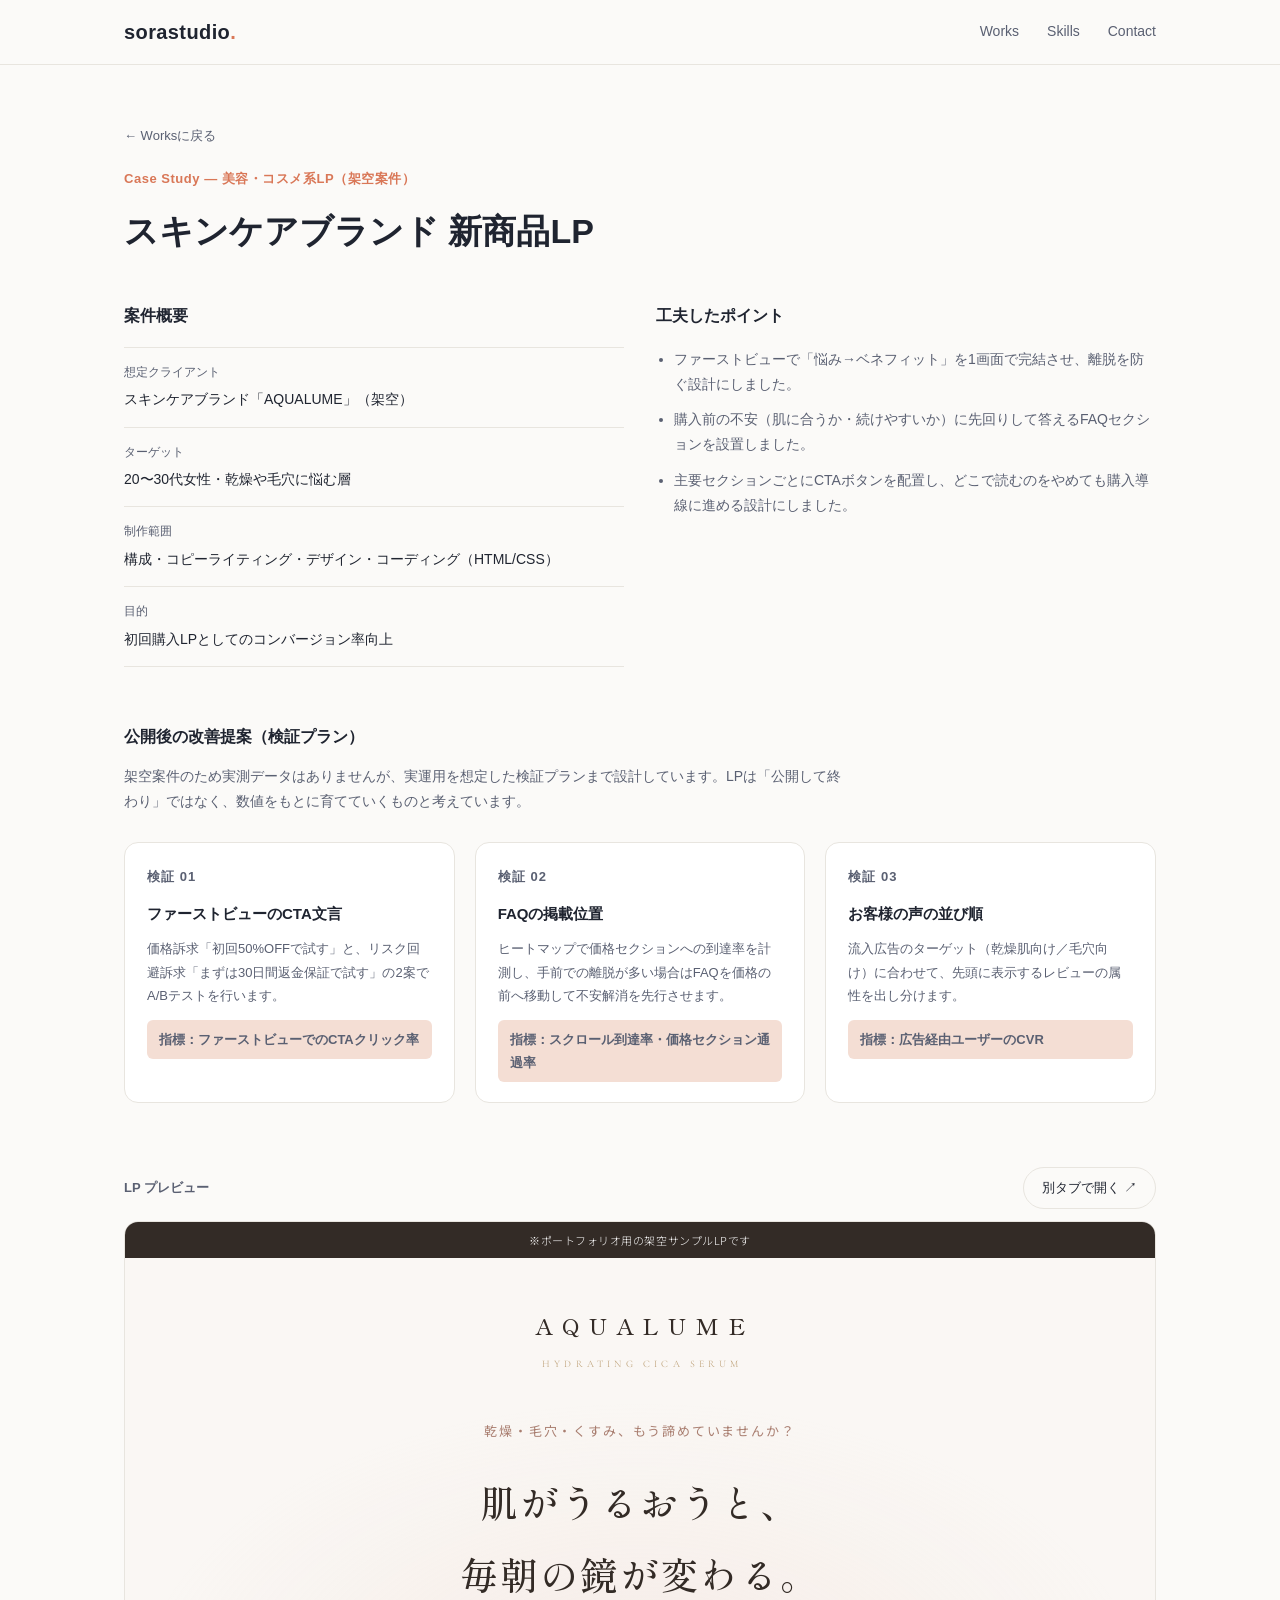
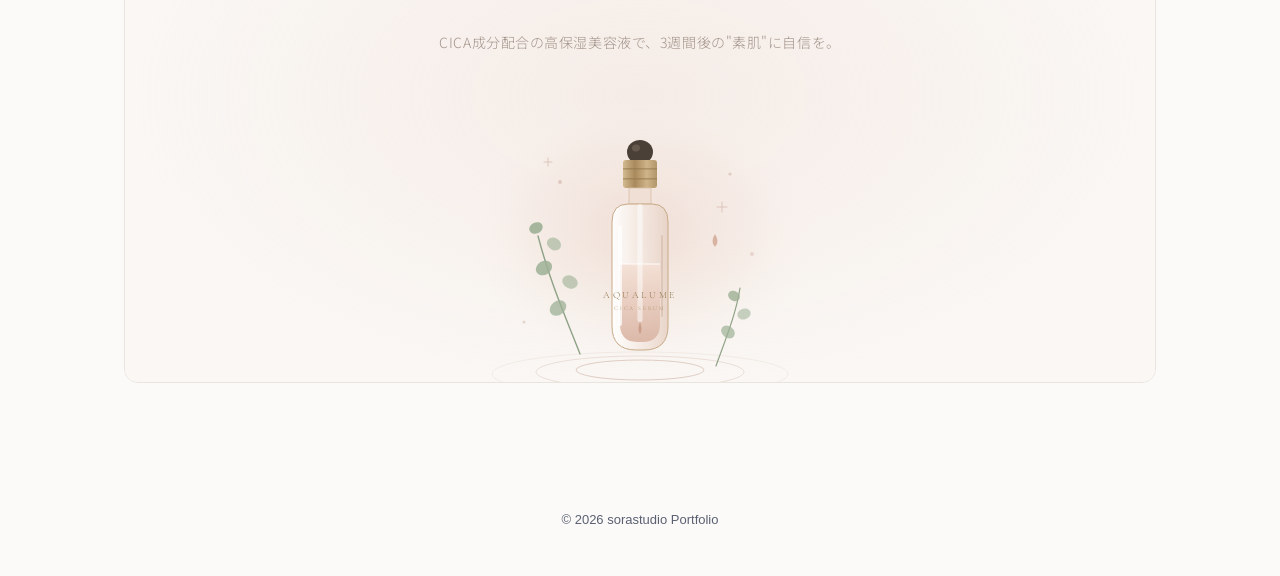
<file: works/beauty-lp.html>
<!DOCTYPE html>
<html lang="ja">
<head>
<meta charset="UTF-8">
<meta name="viewport" content="width=device-width, initial-scale=1.0">
<title>Case: 美容系LP（架空案件） | sorastudio Portfolio</title>
<meta name="description" content="スキンケアブランド新商品LPのケーススタディ。構成・コピーライティング・デザイン・コーディングまで一貫制作し、公開後の検証プランまで設計しています。">
<link rel="icon" type="image/svg+xml" href="../img/favicon.svg">
<link rel="stylesheet" href="../css/style.css">
<link rel="stylesheet" href="css/case.css">
</head>
<body>

<header class="site-header">
  <div class="wrap header-inner">
    <a href="../index.html" class="logo">sorastudio<span>.</span></a>
    <nav class="gnav">
      <a href="../index.html#works">Works</a>
      <a href="../index.html#skills">Skills</a>
      <a href="../index.html#contact">Contact</a>
    </nav>
  </div>
</header>

<main>
  <section class="case-hero">
    <div class="wrap">
      <a href="../index.html#works" class="back-link">← Worksに戻る</a>
      <p class="case-tag">Case Study — 美容・コスメ系LP（架空案件）</p>
      <h1>スキンケアブランド 新商品LP</h1>
    </div>
  </section>

  <section class="case-brief">
    <div class="wrap case-grid">
      <div class="case-info">
        <h2>案件概要</h2>
        <dl>
          <dt>想定クライアント</dt>
          <dd>スキンケアブランド「AQUALUME」（架空）</dd>
          <dt>ターゲット</dt>
          <dd>20〜30代女性・乾燥や毛穴に悩む層</dd>
          <dt>制作範囲</dt>
          <dd>構成・コピーライティング・デザイン・コーディング（HTML/CSS）</dd>
          <dt>目的</dt>
          <dd>初回購入LPとしてのコンバージョン率向上</dd>
        </dl>
      </div>
      <div class="case-points">
        <h2>工夫したポイント</h2>
        <ul>
          <li>ファーストビューで「悩み→ベネフィット」を1画面で完結させ、離脱を防ぐ設計にしました。</li>
          <li>購入前の不安（肌に合うか・続けやすいか）に先回りして答えるFAQセクションを設置しました。</li>
          <li>主要セクションごとにCTAボタンを配置し、どこで読むのをやめても購入導線に進める設計にしました。</li>
        </ul>
      </div>
    </div>
  </section>

  <section class="case-improve">
    <div class="wrap">
      <h2>公開後の改善提案（検証プラン）</h2>
      <p class="improve-lead">架空案件のため実測データはありませんが、実運用を想定した検証プランまで設計しています。LPは「公開して終わり」ではなく、数値をもとに育てていくものと考えています。</p>
      <div class="improve-grid">
        <div class="improve-card">
          <p class="improve-num">検証 01</p>
          <h3>ファーストビューのCTA文言</h3>
          <p>価格訴求「初回50%OFFで試す」と、リスク回避訴求「まずは30日間返金保証で試す」の2案でA/Bテストを行います。</p>
          <p class="improve-metric">指標：ファーストビューでのCTAクリック率</p>
        </div>
        <div class="improve-card">
          <p class="improve-num">検証 02</p>
          <h3>FAQの掲載位置</h3>
          <p>ヒートマップで価格セクションへの到達率を計測し、手前での離脱が多い場合はFAQを価格の前へ移動して不安解消を先行させます。</p>
          <p class="improve-metric">指標：スクロール到達率・価格セクション通過率</p>
        </div>
        <div class="improve-card">
          <p class="improve-num">検証 03</p>
          <h3>お客様の声の並び順</h3>
          <p>流入広告のターゲット（乾燥肌向け／毛穴向け）に合わせて、先頭に表示するレビューの属性を出し分けます。</p>
          <p class="improve-metric">指標：広告経由ユーザーのCVR</p>
        </div>
      </div>
    </div>
  </section>

  <section class="case-preview">
    <div class="wrap">
      <div class="preview-bar">
        <span>LP プレビュー</span>
        <a href="lp/beauty/index.html" target="_blank" class="btn-outline">別タブで開く ↗</a>
      </div>
      <div class="preview-frame">
        <iframe src="lp/beauty/index.html" title="美容系LPプレビュー" loading="lazy"></iframe>
      </div>
    </div>
  </section>
</main>

<footer class="site-footer">
  <div class="wrap">
    <p>&copy; 2026 sorastudio Portfolio</p>
  </div>
</footer>

</body>
</html>
</file>
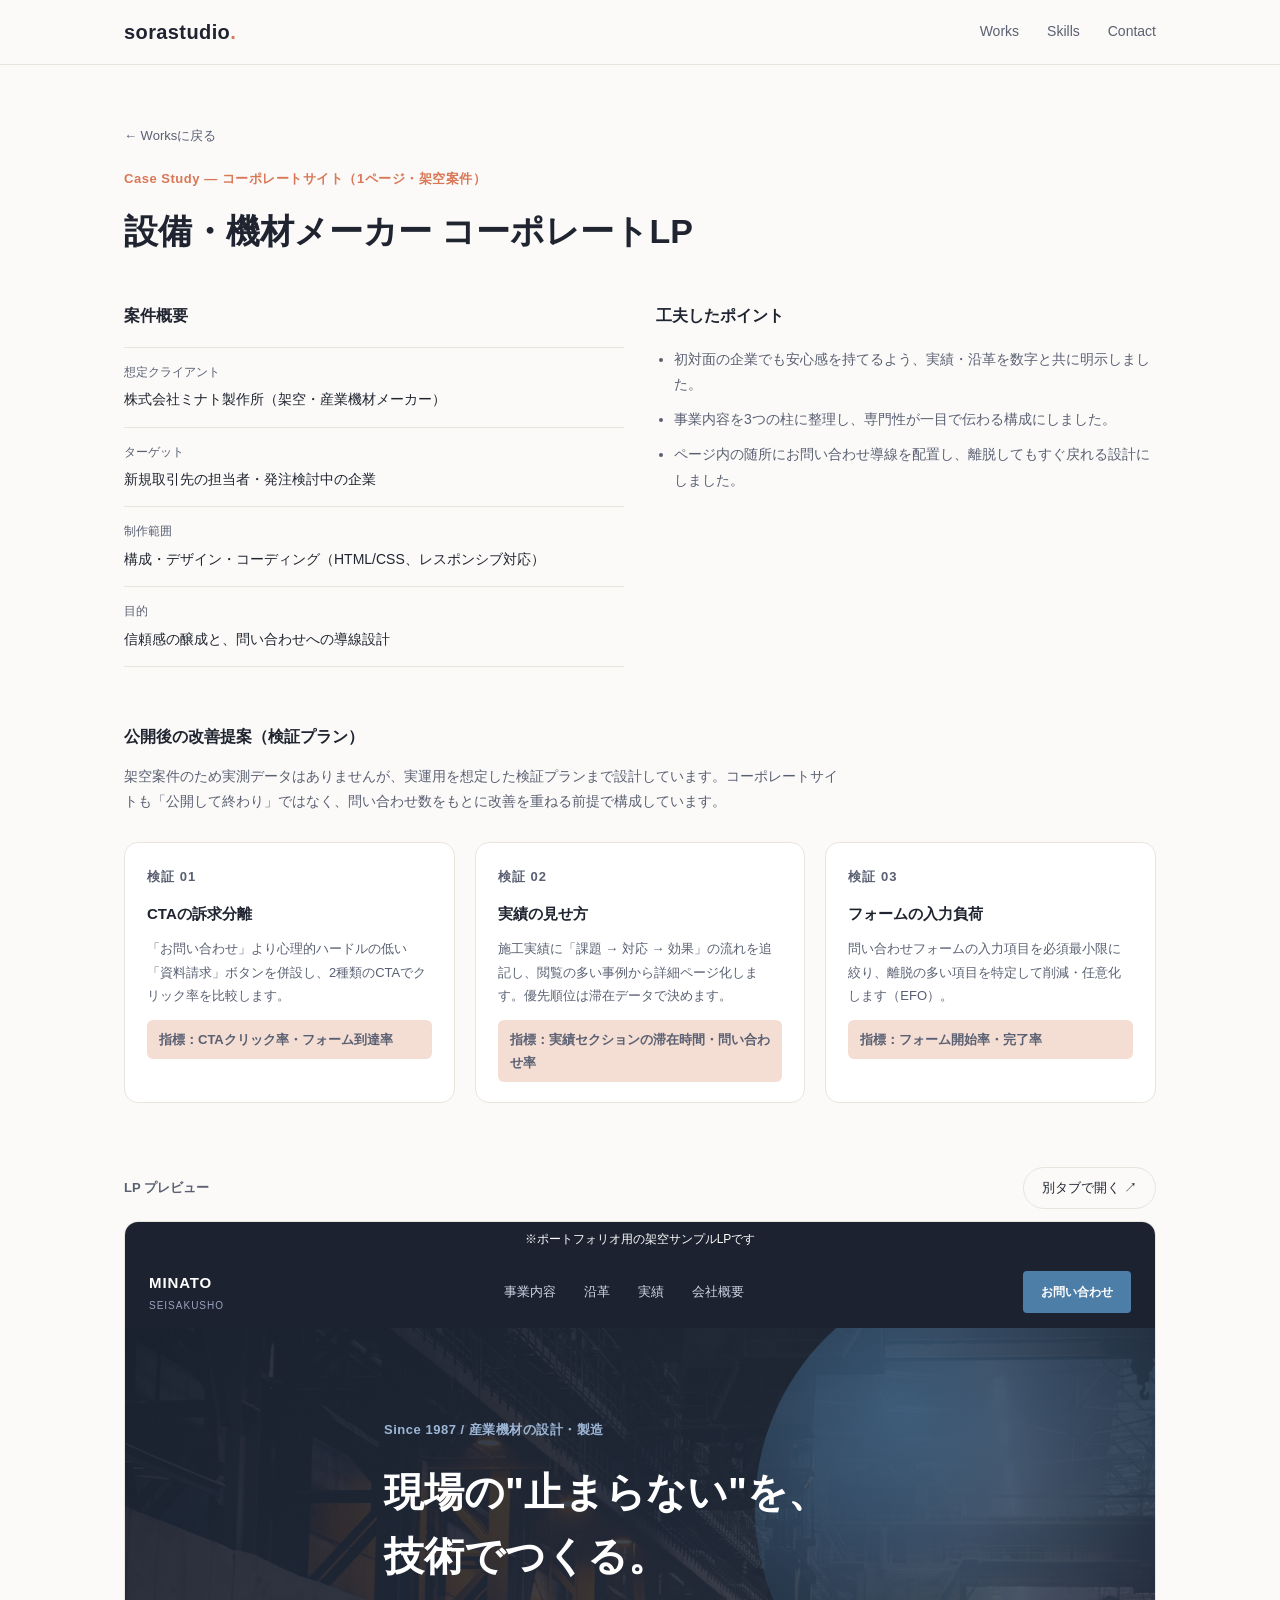
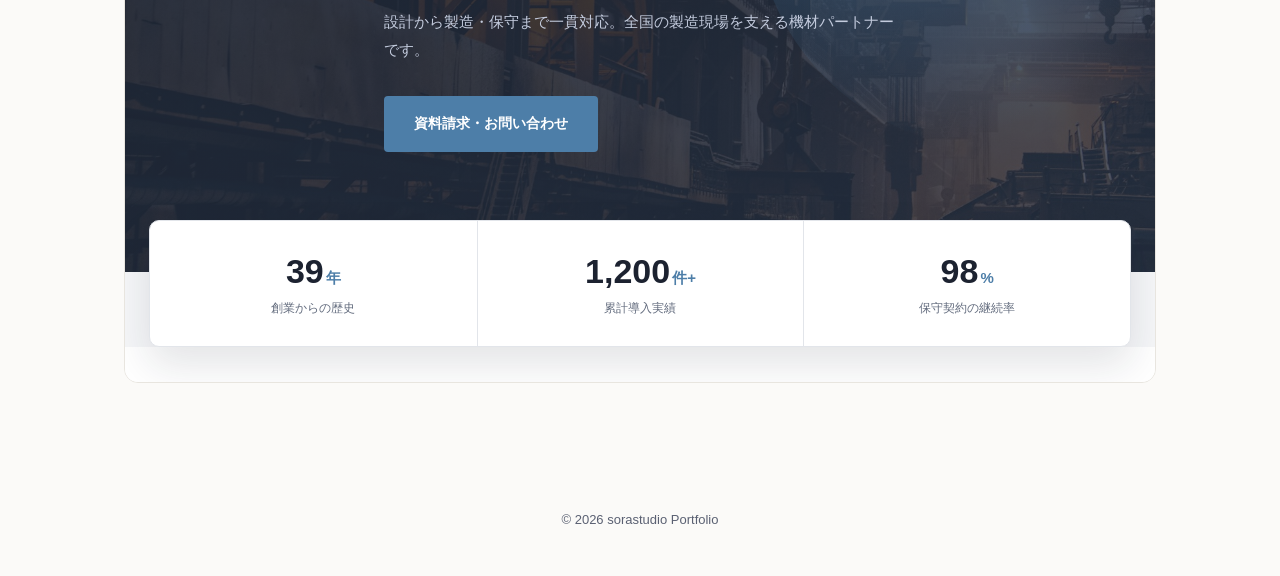
<file: works/corporate-lp.html>
<!DOCTYPE html>
<html lang="ja">
<head>
<meta charset="UTF-8">
<meta name="viewport" content="width=device-width, initial-scale=1.0">
<title>Case: コーポレートサイト（架空案件） | sorastudio Portfolio</title>
<meta name="description" content="設備・機材メーカーのコーポレートサイト(1ページ)のケーススタディ。信頼感を軸にした構成・デザイン・コーディングと、公開後の検証プランまで設計しています。">
<link rel="icon" type="image/svg+xml" href="../img/favicon.svg">
<link rel="stylesheet" href="../css/style.css">
<link rel="stylesheet" href="css/case.css">
</head>
<body>

<header class="site-header">
  <div class="wrap header-inner">
    <a href="../index.html" class="logo">sorastudio<span>.</span></a>
    <nav class="gnav">
      <a href="../index.html#works">Works</a>
      <a href="../index.html#skills">Skills</a>
      <a href="../index.html#contact">Contact</a>
    </nav>
  </div>
</header>

<main>
  <section class="case-hero">
    <div class="wrap">
      <a href="../index.html#works" class="back-link">← Worksに戻る</a>
      <p class="case-tag">Case Study — コーポレートサイト（1ページ・架空案件）</p>
      <h1>設備・機材メーカー コーポレートLP</h1>
    </div>
  </section>

  <section class="case-brief">
    <div class="wrap case-grid">
      <div class="case-info">
        <h2>案件概要</h2>
        <dl>
          <dt>想定クライアント</dt>
          <dd>株式会社ミナト製作所（架空・産業機材メーカー）</dd>
          <dt>ターゲット</dt>
          <dd>新規取引先の担当者・発注検討中の企業</dd>
          <dt>制作範囲</dt>
          <dd>構成・デザイン・コーディング（HTML/CSS、レスポンシブ対応）</dd>
          <dt>目的</dt>
          <dd>信頼感の醸成と、問い合わせへの導線設計</dd>
        </dl>
      </div>
      <div class="case-points">
        <h2>工夫したポイント</h2>
        <ul>
          <li>初対面の企業でも安心感を持てるよう、実績・沿革を数字と共に明示しました。</li>
          <li>事業内容を3つの柱に整理し、専門性が一目で伝わる構成にしました。</li>
          <li>ページ内の随所にお問い合わせ導線を配置し、離脱してもすぐ戻れる設計にしました。</li>
        </ul>
      </div>
    </div>
  </section>

  <section class="case-improve">
    <div class="wrap">
      <h2>公開後の改善提案（検証プラン）</h2>
      <p class="improve-lead">架空案件のため実測データはありませんが、実運用を想定した検証プランまで設計しています。コーポレートサイトも「公開して終わり」ではなく、問い合わせ数をもとに改善を重ねる前提で構成しています。</p>
      <div class="improve-grid">
        <div class="improve-card">
          <p class="improve-num">検証 01</p>
          <h3>CTAの訴求分離</h3>
          <p>「お問い合わせ」より心理的ハードルの低い「資料請求」ボタンを併設し、2種類のCTAでクリック率を比較します。</p>
          <p class="improve-metric">指標：CTAクリック率・フォーム到達率</p>
        </div>
        <div class="improve-card">
          <p class="improve-num">検証 02</p>
          <h3>実績の見せ方</h3>
          <p>施工実績に「課題 → 対応 → 効果」の流れを追記し、閲覧の多い事例から詳細ページ化します。優先順位は滞在データで決めます。</p>
          <p class="improve-metric">指標：実績セクションの滞在時間・問い合わせ率</p>
        </div>
        <div class="improve-card">
          <p class="improve-num">検証 03</p>
          <h3>フォームの入力負荷</h3>
          <p>問い合わせフォームの入力項目を必須最小限に絞り、離脱の多い項目を特定して削減・任意化します（EFO）。</p>
          <p class="improve-metric">指標：フォーム開始率・完了率</p>
        </div>
      </div>
    </div>
  </section>

  <section class="case-preview">
    <div class="wrap">
      <div class="preview-bar">
        <span>LP プレビュー</span>
        <a href="lp/corporate/index.html" target="_blank" class="btn-outline">別タブで開く ↗</a>
      </div>
      <div class="preview-frame">
        <iframe src="lp/corporate/index.html" title="コーポレートサイトプレビュー" loading="lazy"></iframe>
      </div>
    </div>
  </section>
</main>

<footer class="site-footer">
  <div class="wrap">
    <p>&copy; 2026 sorastudio Portfolio</p>
  </div>
</footer>

</body>
</html>
</file>
<file: css/style.css>
:root {
  --ink: #1f2430;
  --ink-soft: #5a6072;
  --bg: #fbfaf8;
  --card: #ffffff;
  --accent: #d97757;
  --accent-soft: #f4ded4;
  --border: #e8e5df;
  --radius: 14px;
}

* { box-sizing: border-box; }

html, body {
  margin: 0;
  padding: 0;
}

body {
  font-family: "Hiragino Sans", "Yu Gothic", "Noto Sans JP", sans-serif;
  color: var(--ink);
  background: var(--bg);
  line-height: 1.8;
  -webkit-font-smoothing: antialiased;
}

img { max-width: 100%; display: block; }

.wrap {
  max-width: 1080px;
  margin: 0 auto;
  padding: 0 24px;
}

a { color: inherit; text-decoration: none; }

/* Header */
.site-header {
  position: sticky;
  top: 0;
  background: rgba(251, 250, 248, 0.9);
  backdrop-filter: blur(6px);
  border-bottom: 1px solid var(--border);
  z-index: 10;
}

.header-inner {
  display: flex;
  align-items: center;
  justify-content: space-between;
  height: 64px;
}

.logo {
  font-size: 20px;
  font-weight: 700;
  letter-spacing: 0.02em;
}
.logo span { color: var(--accent); }

.gnav {
  display: flex;
  gap: 28px;
  font-size: 14px;
}

.gnav a {
  color: var(--ink-soft);
  transition: color 0.2s;
}
.gnav a:hover { color: var(--ink); }

/* Hero */
.hero {
  padding: 96px 0 80px;
}

.hero-inner { max-width: 720px; }

.hero-eyebrow {
  color: var(--accent);
  font-weight: 700;
  font-size: 13px;
  letter-spacing: 0.08em;
  text-transform: uppercase;
  margin: 0 0 16px;
}

.hero h1 {
  font-size: clamp(28px, 4.5vw, 42px);
  line-height: 1.5;
  margin: 0 0 20px;
  font-weight: 700;
}

.hero-lead {
  color: var(--ink-soft);
  font-size: 16px;
  margin: 0 0 32px;
}

.btn {
  display: inline-block;
  padding: 14px 30px;
  border-radius: 999px;
  font-weight: 700;
  font-size: 14px;
  transition: transform 0.15s ease, box-shadow 0.15s ease;
}

.btn-primary {
  background: var(--ink);
  color: #fff;
}
.btn-primary:hover {
  transform: translateY(-2px);
  box-shadow: 0 8px 20px rgba(31,36,48,0.18);
}

/* Section titles */
.section-title {
  font-size: 26px;
  margin: 0 0 8px;
  font-weight: 700;
}

.section-lead {
  color: var(--ink-soft);
  font-size: 14px;
  margin: 0 0 40px;
}

section { padding: 72px 0; }

/* Skills */
.skills { background: var(--card); border-top: 1px solid var(--border); border-bottom: 1px solid var(--border); }

.skills-grid {
  display: grid;
  grid-template-columns: repeat(3, 1fr);
  gap: 28px;
  margin-top: 32px;
}

.skill-card {
  background: var(--bg);
  border: 1px solid var(--border);
  border-radius: var(--radius);
  padding: 28px;
}

.skill-icon {
  width: 40px;
  height: 40px;
  color: var(--accent);
  margin-bottom: 16px;
}
.skill-icon svg { width: 100%; height: 100%; }

.skill-card h3 {
  font-size: 16px;
  margin: 0 0 10px;
}

.skill-card p {
  font-size: 14px;
  color: var(--ink-soft);
  margin: 0;
}

/* Works */
.works-grid {
  display: grid;
  grid-template-columns: repeat(2, 1fr);
  gap: 28px;
}

.work-card {
  display: block;
  background: var(--card);
  border: 1px solid var(--border);
  border-radius: var(--radius);
  overflow: hidden;
  transition: transform 0.2s ease, box-shadow 0.2s ease;
}
.work-card:hover {
  transform: translateY(-4px);
  box-shadow: 0 16px 30px rgba(31,36,48,0.10);
}

.work-thumb {
  height: 220px;
  border-bottom: 1px solid var(--border);
}

.work-thumb img {
  width: 100%;
  height: 100%;
  object-fit: cover;
  object-position: top;
}

.thumb-beauty {
  background: linear-gradient(135deg, #f2c9c2, #d97757);
}
.thumb-corporate {
  background: linear-gradient(135deg, #2f3542, #5a6072);
}
.thumb-architecture {
  background: linear-gradient(135deg, #c9c2ae, #55624e);
}

.work-body { padding: 22px 24px 26px; }

.work-tag {
  font-size: 12px;
  color: var(--accent);
  font-weight: 700;
  margin: 0 0 8px;
}

.work-body h3 {
  font-size: 17px;
  margin: 0 0 10px;
}

.work-desc {
  font-size: 14px;
  color: var(--ink-soft);
  margin: 0;
}

/* About / Contact */
.about-inner p, .contact-inner p {
  max-width: 640px;
  color: var(--ink-soft);
}

.contact { background: var(--card); border-top: 1px solid var(--border); }
.contact-inner { text-align: left; }
.contact .btn { margin-top: 16px; }

/* Footer */
.site-footer {
  padding: 32px 0;
  color: var(--ink-soft);
  font-size: 13px;
  text-align: center;
}

/* Responsive */
@media (max-width: 720px) {
  .hero { padding: 64px 0 56px; }
  .skills-grid { grid-template-columns: 1fr; }
  .works-grid { grid-template-columns: 1fr; }
  .gnav { gap: 16px; font-size: 13px; }
  section { padding: 56px 0; }
}

@media (max-width: 420px) {
  .header-inner { height: 56px; }
  .logo { font-size: 18px; }
}
</file>
<file: works/lp/architecture/style.css>
@font-face {
  font-family: 'Fraunces';
  font-style: normal;
  font-weight: 560;
  font-display: swap;
  src: url(fonts/fraunces-560.woff2) format('woff2');
}
@font-face {
  font-family: 'Fraunces';
  font-style: italic;
  font-weight: 420;
  font-display: swap;
  src: url(fonts/fraunces-420i.woff2) format('woff2');
}

:root {
  --paper: #E6E1D2;
  --paper-deep: #DAD3BF;
  --panel: #F1EEE3;
  --ink: #2A2820;
  --ink-soft: #5B5849;
  --ink-faint: #8D8875;
  --moss: #55624E;
  --moss-deep: #3E4839;
  --cedar: #8A4A2A;
  --cedar-deep: #6C3A22;
  --line: rgba(42, 40, 32, 0.16);
  --line-strong: rgba(42, 40, 32, 0.30);
  --on-dark: #F3EFE3;

  --font-display: 'Fraunces', 'Hiragino Mincho ProN', serif;
  --font-mincho: 'Hiragino Mincho ProN', '游明朝', 'Yu Mincho', YuMincho, serif;
  --font-gothic: 'Hiragino Kaku Gothic ProN', '游ゴシック', 'Yu Gothic', YuGothic, 'Noto Sans JP', sans-serif;
}

@media (prefers-color-scheme: dark) {
  :root {
    --paper: #1E2019;
    --paper-deep: #171913;
    --panel: #262820;
    --ink: #EDE8DA;
    --ink-soft: #B7B1A0;
    --ink-faint: #837E6D;
    --moss: #93A489;
    --moss-deep: #6D7E64;
    --cedar: #D08A5C;
    --cedar-deep: #B06B3E;
    --line: rgba(237, 232, 218, 0.14);
    --line-strong: rgba(237, 232, 218, 0.28);
    --on-dark: #F3EFE3;
  }
}

* { box-sizing: border-box; }
body {
  margin: 0;
  background: var(--paper);
  color: var(--ink);
  font-family: var(--font-gothic);
  -webkit-font-smoothing: antialiased;
  line-height: 1.7;
}
.wrap {
  max-width: 1180px;
  margin: 0 auto;
  padding-left: 6vw;
  padding-right: 6vw;
}
a { color: inherit; text-decoration: none; }
h1, h2, h3, h4 { margin: 0; text-wrap: balance; font-weight: 500; }
p { margin: 0; }
ol { margin: 0; padding: 0; list-style: none; }
@media (prefers-reduced-motion: reduce) {
  * { animation-duration: 0.001ms !important; animation-iteration-count: 1 !important; transition-duration: 0.001ms !important; }
}
:focus-visible { outline: 2px solid var(--cedar); outline-offset: 3px; }

.fig-label {
  font-family: var(--font-display);
  font-size: 12.5px;
  letter-spacing: 0.14em;
  color: var(--ink-faint);
  display: flex;
  align-items: center;
  gap: 14px;
  margin-bottom: 40px;
}
.fig-label::after { content: ""; flex: 1; height: 1px; background: var(--line-strong); }

.btn {
  display: inline-flex;
  align-items: center;
  gap: 8px;
  padding: 13px 26px;
  font-size: 14.5px;
  font-family: var(--font-gothic);
  letter-spacing: 0.02em;
  border-radius: 3px;
  transition: transform 0.25s ease, background 0.25s ease, border-color .25s ease, color .25s ease;
}
.btn-solid { background: var(--cedar); color: var(--on-dark); }
.btn-solid:hover { background: var(--cedar-deep); transform: translateY(-1px); }
.btn-ghost { border: 1px solid var(--line-strong); color: var(--ink); }
.btn-ghost:hover { border-color: var(--ink); }
.btn-line { border-bottom: 1px solid var(--ink); padding: 4px 0; border-radius: 0; }
.btn-solid-invert { background: var(--on-dark); color: var(--moss-deep); }
.btn-solid-invert:hover { transform: translateY(-1px); }

/* Header */
.site-header { padding: 26px 0; }
.header-inner { display: flex; align-items: center; justify-content: space-between; gap: 32px; }
.wordmark { font-family: var(--font-mincho); font-size: 21px; font-weight: 500; display: flex; align-items: baseline; gap: 10px; }
.wordmark-en { font-family: var(--font-display); font-style: italic; font-size: 12px; color: var(--ink-faint); letter-spacing: 0.03em; }
.site-nav { display: flex; gap: 34px; font-size: 14px; color: var(--ink-soft); }
.site-nav a { position: relative; }
.site-nav a:hover { color: var(--ink); }

/* Hero */
.hero { padding: 24px 0 96px; position: relative; overflow: hidden; }
.hero::before {
  content: "";
  position: absolute; inset: 0;
  background-image:
    repeating-linear-gradient(to right, var(--line) 0 1px, transparent 1px 80px),
    repeating-linear-gradient(to bottom, var(--line) 0 1px, transparent 1px 80px);
  opacity: 0.6;
  pointer-events: none;
}
.hero-inner { position: relative; display: grid; grid-template-columns: 1.05fr 0.95fr; gap: 72px; align-items: center; }
.eyebrow {
  font-family: var(--font-display);
  font-size: 13px;
  letter-spacing: 0.16em;
  color: var(--moss);
  margin: 0 0 22px;
}
.hero-text h1 {
  font-family: var(--font-mincho);
  font-size: clamp(34px, 4.6vw, 54px);
  line-height: 1.42;
  color: var(--ink);
}
.hero-text .lead {
  margin-top: 26px;
  max-width: 46ch;
  color: var(--ink-soft);
  font-size: 15.5px;
  line-height: 1.9;
}
.hero-actions { display: flex; gap: 16px; margin-top: 38px; }

.hero-text > * { opacity: 0; animation: rise 0.9s cubic-bezier(.2,.7,.2,1) forwards; }
.eyebrow { animation-delay: .05s; }
.hero-text h1 { animation-delay: .15s; }
.hero-text .lead { animation-delay: .32s; }
.hero-actions { animation-delay: .46s; }
@keyframes rise { from { opacity: 0; transform: translateY(14px); } to { opacity: 1; transform: translateY(0); } }

.hero-visual {
  position: relative;
  aspect-ratio: 4 / 5;
  border-radius: 2px;
  overflow: hidden;
  background: var(--cedar-deep);
  box-shadow: 0 30px 60px -30px rgba(20,18,10,0.45);
  opacity: 0;
  animation: rise 1s cubic-bezier(.2,.7,.2,1) forwards;
  animation-delay: .2s;
}
.hero-visual img {
  width: 100%; height: 100%; object-fit: cover; display: block;
}
.hero-visual::after {
  content: "";
  position: absolute; inset: 0;
  background: radial-gradient(120% 90% at 78% 8%, rgba(255,247,222,0.22), transparent 55%);
  mix-blend-mode: soft-light;
}
.hero-visual::before {
  content: "";
  position: absolute; inset: 18px;
  border: 1px solid rgba(255,255,255,0.28);
  z-index: 1;
}

/* Approach / pull quote */
.approach { padding: 90px 0 100px; border-top: 1px solid var(--line); }
.approach-inner { max-width: 880px; }
blockquote {
  margin: 0;
  font-family: var(--font-mincho);
  font-size: clamp(26px, 3.4vw, 38px);
  line-height: 1.6;
  color: var(--ink);
}
.quote-en {
  display: block;
  margin-top: 18px;
  font-family: var(--font-display);
  font-style: italic;
  font-weight: 420;
  font-size: 16px;
  color: var(--moss);
}
.approach-note { margin-top: 34px; max-width: 60ch; color: var(--ink-soft); font-size: 15px; }

/* Works */
.works { padding: 0 0 110px; }
.works-grid { display: grid; grid-template-columns: repeat(3, 1fr); gap: 40px; }
.work-swatch { aspect-ratio: 5/4; border-radius: 2px; margin-bottom: 22px; position: relative; overflow: hidden; background: var(--panel); }
.work-swatch img { width: 100%; height: 100%; object-fit: cover; display: block; filter: saturate(0.94) contrast(1.02); transition: transform 0.6s cubic-bezier(.2,.7,.2,1); }
.work-card:hover .work-swatch img { transform: scale(1.035); }
.work-swatch::after { content: ""; position: absolute; inset: 0; background: linear-gradient(0deg, rgba(20,18,10,0.24), transparent 45%); pointer-events: none; }
.work-card h3 { font-family: var(--font-mincho); font-size: 19px; font-weight: 500; }
.work-meta { margin-top: 8px; font-size: 12.5px; letter-spacing: 0.04em; color: var(--ink-faint); }
.work-desc { margin-top: 12px; font-size: 14px; color: var(--ink-soft); line-height: 1.8; }

/* Process timeline */
.process { padding: 0 0 110px; }
.timeline { display: grid; grid-template-columns: repeat(5, 1fr); gap: 0; position: relative; }
.timeline::before { content: ""; position: absolute; top: 11px; left: 0; right: 0; height: 1px; background: var(--line-strong); }
.timeline li { position: relative; padding-top: 40px; padding-right: 24px; }
.step-num {
  position: absolute; top: -3px; left: 0;
  width: 24px; height: 24px; border-radius: 50%;
  background: var(--paper);
  border: 1px solid var(--line-strong);
  display: flex; align-items: center; justify-content: center;
  font-family: var(--font-display); font-size: 11.5px; color: var(--ink-soft);
}
.timeline h4 { font-family: var(--font-mincho); font-size: 16.5px; font-weight: 500; }
.timeline p { margin-top: 10px; font-size: 13.5px; color: var(--ink-soft); line-height: 1.8; }

/* Numbers */
.numbers { padding: 78px 0; background: var(--panel); border-top: 1px solid var(--line); border-bottom: 1px solid var(--line); }
.numbers-grid { display: grid; grid-template-columns: repeat(4, 1fr); gap: 32px; }
.num-item { text-align: left; }
.num { display: block; font-family: var(--font-display); font-variant-numeric: tabular-nums; font-size: clamp(34px, 4vw, 48px); color: var(--moss-deep); }
.num small { font-family: var(--font-gothic); font-size: 16px; margin-left: 4px; color: var(--ink-soft); }
.num-item p { margin-top: 8px; font-size: 13.5px; color: var(--ink-soft); }

/* CTA */
.cta { padding: 110px 0; background: var(--moss-deep); color: var(--on-dark); text-align: center; }
.cta h2 { font-family: var(--font-mincho); font-size: clamp(26px, 3.6vw, 36px); font-weight: 500; }
.cta p { margin-top: 18px; font-size: 15px; opacity: 0.86; }
.cta .btn { margin-top: 34px; }

/* Footer */
.site-footer { padding: 70px 0 0; }
.footer-inner { display: grid; grid-template-columns: 1.3fr 2fr; gap: 60px; padding-bottom: 56px; border-bottom: 1px solid var(--line); }
.footer-addr { margin-top: 16px; font-size: 13.5px; color: var(--ink-soft); line-height: 1.9; }
.footer-nav { display: grid; grid-template-columns: repeat(3, 1fr); gap: 24px; }
.footer-nav h5 { font-size: 12px; letter-spacing: 0.08em; color: var(--ink-faint); font-weight: 500; margin-bottom: 14px; }
.footer-nav a { display: block; font-size: 13.5px; color: var(--ink-soft); margin-bottom: 10px; }
.footer-nav a:hover { color: var(--ink); }
.footer-copy { padding: 22px 6vw 30px; font-size: 12px; color: var(--ink-faint); text-align: center; }

@media (max-width: 860px) {
  .hero-inner { grid-template-columns: 1fr; gap: 44px; }
  .hero-visual { aspect-ratio: 16/10; }
  .works-grid { grid-template-columns: 1fr; gap: 48px; }
  .timeline { grid-template-columns: 1fr; gap: 28px; }
  .timeline::before { top: 0; bottom: 0; left: 11px; right: auto; width: 1px; height: auto; }
  .timeline li { padding-top: 0; padding-left: 44px; }
  .step-num { top: 0; left: -1px; }
  .numbers-grid { grid-template-columns: repeat(2, 1fr); }
  .footer-inner { grid-template-columns: 1fr; gap: 40px; }
  .site-nav { display: none; }
}
@media (max-width: 480px) {
  .numbers-grid { grid-template-columns: 1fr 1fr; }
  .footer-nav { grid-template-columns: 1fr; }
  .works-grid { gap: 40px; }
}
</file>
<file: works/lp/beauty/style.css>
:root {
  --bg: #faf7f4;
  --card: #ffffff;
  --ink: #332b26;
  --ink-soft: #a3948b;
  --accent: #c8a79c;
  --accent-deep: #a97e70;
  --gold: #b8996c;
  --gold-deep: #9c8054;
  --sage: #8fa287;
  --line: #ece1da;
  --radius: 2px;
}

* { box-sizing: border-box; }
html, body { margin: 0; padding: 0; }
html { scroll-behavior: smooth; }
a { text-decoration: none; color: inherit; }

body {
  font-family: "Noto Sans JP", "Hiragino Sans", sans-serif;
  font-weight: 300;
  color: var(--ink);
  background: var(--bg);
  line-height: 2;
  -webkit-font-smoothing: antialiased;
}

.serif { font-family: "Shippori Mincho", serif; }
.sp-only { display: none; }

.section-inner {
  max-width: 640px;
  margin: 0 auto;
  padding: 0 24px;
}

h1, h2, h3 {
  margin: 0;
  font-family: "Shippori Mincho", serif;
  font-weight: 500;
}

.lp-badge {
  text-align: center;
  font-size: 11px;
  letter-spacing: 0.05em;
  background: var(--ink);
  color: #fff;
  padding: 7px 10px;
}

/* Header */
.brand-header {
  text-align: center;
  padding: 44px 0 10px;
}
.brand-logo {
  font-family: "Shippori Mincho", serif;
  font-size: 23px;
  font-weight: 500;
  letter-spacing: 0.38em;
  text-indent: 0.38em;
  color: var(--ink);
}
.brand-tagline {
  font-family: "Cormorant Garamond", serif;
  font-size: 10px;
  letter-spacing: 0.42em;
  text-indent: 0.42em;
  color: var(--gold);
  margin: 6px 0 0;
}

/* Hero */
.hero {
  padding: 34px 0 84px;
  text-align: center;
  background:
    radial-gradient(720px 420px at 50% 36%, rgba(233, 207, 195, 0.28), rgba(250, 247, 244, 0) 70%),
    var(--bg);
}
.hero-inner { max-width: 560px; margin: 0 auto; padding: 0 24px; }

.hero-kicker {
  color: var(--accent-deep);
  font-weight: 400;
  font-size: 13px;
  letter-spacing: 0.14em;
  margin: 0 0 22px;
}

.hero h1 {
  font-size: clamp(27px, 5.5vw, 38px);
  font-weight: 500;
  line-height: 1.9;
  letter-spacing: 0.05em;
  margin-bottom: 18px;
}

.hero-sub {
  color: var(--ink-soft);
  font-size: 14px;
  letter-spacing: 0.04em;
  margin: 0 0 30px;
}

.hero-visual {
  margin: 0 auto 38px;
  max-width: 420px;
}
.hero-art {
  display: block;
  width: 100%;
  height: auto;
}

/* SVGアニメーション */
.bottle-float { animation: float 5.5s ease-in-out infinite; }
@keyframes float {
  0%, 100% { transform: translateY(0); }
  50%      { transform: translateY(-7px); }
}
.sway { animation: sway 6s ease-in-out infinite; }
.sway-late { animation-delay: -3s; }
@keyframes sway {
  0%, 100% { transform: rotate(0deg); }
  50%      { transform: rotate(2.4deg); }
}
.drip { animation: drip 4s ease-in infinite; transform-origin: 285px 148px; }
@keyframes drip {
  0%, 55%  { transform: translateY(0);     opacity: 0; }
  62%      { opacity: 1; }
  92%      { transform: translateY(118px); opacity: 0.9; }
  100%     { transform: translateY(118px); opacity: 0; }
}

/* CTA */
.cta-btn {
  display: inline-block;
  background: transparent;
  color: var(--ink);
  font-family: "Shippori Mincho", serif;
  font-weight: 500;
  font-size: 13px;
  letter-spacing: 0.18em;
  text-indent: 0.18em;
  padding: 17px 44px;
  border: 1px solid var(--gold);
  position: relative;
  transition: background 0.35s ease, color 0.35s ease, box-shadow 0.35s ease;
}
.cta-btn:hover {
  background: var(--gold);
  color: #fff;
  box-shadow: 0 10px 24px rgba(184, 153, 108, 0.28);
}

.cta-btn-large {
  font-size: 14px;
  padding: 19px 52px;
}

.cta-btn-fill {
  background: var(--gold);
  color: #fff;
}
.cta-btn-fill:hover {
  background: var(--gold-deep);
  border-color: var(--gold-deep);
}

.hero-note {
  font-size: 11px;
  letter-spacing: 0.06em;
  color: var(--ink-soft);
  margin-top: 18px;
}

/* Section titles */
.eyebrow {
  text-align: center;
  font-family: "Cormorant Garamond", serif;
  font-size: 12px;
  letter-spacing: 0.4em;
  text-indent: 0.4em;
  color: var(--gold);
  margin: 0 0 10px;
}
section h2 {
  text-align: center;
  font-size: 22px;
  letter-spacing: 0.1em;
  margin-bottom: 0;
}
.h2-deco {
  text-align: center;
  color: var(--sage);
  margin: 14px 0 44px;
  line-height: 0;
}
.h2-deco svg {
  width: 120px;
  height: 24px;
}

/* 共通リビール */
.reveal {
  opacity: 0;
  transform: translateY(20px);
  transition: opacity 0.8s ease, transform 0.8s ease;
}
.reveal.in-view { opacity: 1; transform: translateY(0); }

/* Pain */
.pain { background: var(--card); padding: 80px 0 84px; }

.pain-grid {
  display: grid;
  grid-template-columns: repeat(3, 1fr);
  gap: 16px;
}
.pain-card {
  text-align: center;
  padding: 34px 18px 30px;
  border-radius: 6px;
}
.pain-card--rose      { background: linear-gradient(180deg, #fbeee9, #f6e0d7); }
.pain-card--sage      { background: linear-gradient(180deg, #eef4ea, #e2ecdc); }
.pain-card--lavender  { background: linear-gradient(180deg, #f1eef7, #e7e1f2); }

.pain-card:nth-child(1).in-view { transition-delay: 0s; }
.pain-card:nth-child(2).in-view { transition-delay: 0.15s; }
.pain-card:nth-child(3).in-view { transition-delay: 0.3s; }

.pain-kicker {
  font-size: 12.5px;
  letter-spacing: 0.04em;
  color: var(--ink-soft);
  margin: 0 0 8px;
}
.pain-headline {
  font-family: "Shippori Mincho", serif;
  font-weight: 600;
  font-size: 21px;
  letter-spacing: 0.03em;
  margin: 0 0 26px;
}
.pain-card--rose .pain-headline     { color: #a5645a; }
.pain-card--sage .pain-headline     { color: #5f7a56; }
.pain-card--lavender .pain-headline { color: #7c6f9e; }

.pain-icon-wrap {
  width: 64px;
  height: 64px;
  margin: 0 auto;
  border-radius: 50%;
  display: flex;
  align-items: center;
  justify-content: center;
  background: rgba(255, 255, 255, 0.55);
  box-shadow: inset 0 0 0 1px rgba(255, 255, 255, 0.7);
  animation: pain-breathe 3.6s ease-in-out infinite;
}
.pain-icon {
  width: 27px;
  height: 27px;
  color: var(--accent-deep);
}

@keyframes pain-breathe {
  0%, 100% { transform: scale(1); }
  50% { transform: scale(1.06); }
}

/* Features */
.features { padding: 88px 0; }
.feature-row {
  display: flex;
  gap: 28px;
  padding: 32px 0;
  border-bottom: 1px solid var(--line);
  align-items: baseline;
}
.feature-row:first-of-type { border-top: 1px solid var(--line); }
.feature-num {
  font-family: "Cormorant Garamond", "Shippori Mincho", serif;
  font-size: 26px;
  font-weight: 400;
  color: var(--gold);
  min-width: 40px;
  letter-spacing: 0.05em;
  line-height: 1.4;
}
.feature-body h3 {
  font-size: 15px;
  font-weight: 500;
  letter-spacing: 0.05em;
  margin-bottom: 10px;
}
.feature-body p {
  font-size: 13px;
  color: var(--ink-soft);
  margin: 0;
  line-height: 1.9;
}

/* Voice */
.voice { background: var(--card); padding: 88px 0; }
.voice-grid {
  display: grid;
  grid-template-columns: repeat(3, 1fr);
  gap: 20px;
}
.voice-card {
  position: relative;
  border: 1px solid var(--line);
  border-top: 2px solid var(--gold);
  padding: 30px 22px 26px;
  text-align: center;
  background: linear-gradient(180deg, #fffdfb, #fdf8f4);
}
.voice-card:nth-child(2).in-view { transition-delay: 0.12s; }
.voice-card:nth-child(3).in-view { transition-delay: 0.24s; }
.voice-quote {
  font-family: "Cormorant Garamond", serif;
  font-size: 44px;
  line-height: 0.5;
  color: var(--accent);
  margin: 0 0 6px;
}
.voice-stars {
  color: var(--gold);
  margin: 0 0 14px;
  font-size: 12px;
  letter-spacing: 0.12em;
}
.star-off { color: var(--line); }
.voice-text {
  font-family: "Shippori Mincho", serif;
  font-size: 13px;
  line-height: 2;
  margin: 0 0 16px;
  color: var(--ink);
  text-align: left;
}
.voice-name {
  font-size: 11px;
  letter-spacing: 0.06em;
  color: var(--ink-soft);
  margin: 0;
}
.voice-name::before {
  content: "";
  display: inline-block;
  width: 14px;
  height: 1px;
  background: var(--gold);
  vertical-align: middle;
  margin-right: 8px;
  opacity: 0.7;
}

/* Price */
.price { padding: 92px 0; }
.price-card {
  max-width: 400px;
  margin: 0 auto;
  text-align: center;
  background: var(--card);
  border: 1px solid var(--gold);
  outline: 1px solid rgba(184, 153, 108, 0.35);
  outline-offset: 5px;
  padding: 46px 30px 42px;
  box-shadow: 0 24px 48px rgba(169, 126, 112, 0.10);
}
.price-badge {
  display: inline-block;
  background: var(--gold);
  color: #fff;
  font-size: 11px;
  letter-spacing: 0.14em;
  text-indent: 0.14em;
  font-weight: 500;
  padding: 7px 20px;
  margin: 0 0 24px;
}
.price-main {
  font-family: "Shippori Mincho", serif;
  margin: 0 0 8px;
  display: flex;
  align-items: baseline;
  justify-content: center;
  gap: 10px;
  flex-wrap: wrap;
}
.price-old { color: var(--ink-soft); text-decoration: line-through; font-size: 15px; }
.price-arrow { color: var(--ink-soft); font-size: 13px; }
.price-new {
  color: var(--accent-deep);
  font-weight: 600;
  font-size: 40px;
  letter-spacing: 0.02em;
  line-height: 1.2;
}
.price-yen { font-size: 18px; font-weight: 500; margin-left: 2px; }
.price-tax { font-size: 12px; color: var(--ink-soft); }
.price-note {
  font-size: 11px;
  letter-spacing: 0.04em;
  color: var(--ink-soft);
  margin: 0 0 28px;
}

/* FAQ */
.faq { background: var(--card); padding: 88px 0; }
.faq-item { padding: 24px 0; border-bottom: 1px solid var(--line); }
.faq-item:first-of-type { border-top: 1px solid var(--line); }
.faq-q {
  font-family: "Shippori Mincho", serif;
  font-weight: 500;
  font-size: 14px;
  letter-spacing: 0.03em;
  margin: 0 0 10px;
  padding-left: 30px;
  position: relative;
}
.faq-q::before {
  content: "Q";
  position: absolute;
  left: 0;
  top: 1px;
  font-family: "Cormorant Garamond", serif;
  font-size: 17px;
  color: var(--gold);
  line-height: 1.6;
}
.faq-a {
  font-size: 13px;
  color: var(--ink-soft);
  margin: 0;
  line-height: 1.9;
  padding-left: 30px;
  position: relative;
}
.faq-a::before {
  content: "A";
  position: absolute;
  left: 1px;
  top: 0;
  font-family: "Cormorant Garamond", serif;
  font-size: 15px;
  color: var(--accent-deep);
  line-height: 1.9;
}

/* Final CTA */
.final-cta {
  position: relative;
  padding: 100px 0 110px;
  text-align: center;
  background: linear-gradient(180deg, #f4e7e0, var(--bg));
  overflow: hidden;
}
.final-ripple {
  position: absolute;
  left: 50%;
  bottom: 0;
  transform: translateX(-50%);
  width: min(560px, 100%);
  height: auto;
  pointer-events: none;
}
.final-cta h2 { margin-bottom: 34px; }

.lp-footer {
  text-align: center;
  font-size: 11px;
  letter-spacing: 0.04em;
  color: var(--ink-soft);
  padding: 34px 0;
}

/* Reduced motion */
@media (prefers-reduced-motion: reduce) {
  html { scroll-behavior: auto; }
  .reveal { opacity: 1; transform: none; transition: none; }
  .pain-icon-wrap, .bottle-float, .sway, .drip { animation: none; }
  .drip { opacity: 0; }
}

/* Responsive */
@media (max-width: 560px) {
  .sp-only { display: inline; }
  .pain-grid { grid-template-columns: 1fr; }
  .voice-grid { grid-template-columns: 1fr; }
  .feature-row { gap: 18px; }
  .brand-logo { font-size: 19px; letter-spacing: 0.3em; }
  section h2 { font-size: 19px; letter-spacing: 0.06em; }
  .hero h1 { line-height: 1.8; }
  .hero-visual { max-width: 330px; }
  .price-new { font-size: 34px; }
}
</file>
<file: works/lp/corporate/style.css>
:root {
  --navy: #1c2230;
  --navy-soft: #2b3348;
  --bg: #f5f6f8;
  --card: #ffffff;
  --ink: #1c2230;
  --ink-soft: #626b7d;
  --accent: #4d7ea8;
  --accent-soft: #dce8f2;
  --border: #e2e5ea;
  --radius: 10px;
}

* { box-sizing: border-box; }
html, body { margin: 0; padding: 0; }

body {
  font-family: "Hiragino Sans", "Yu Gothic", "Noto Sans JP", sans-serif;
  color: var(--ink);
  background: var(--bg);
  line-height: 1.85;
  -webkit-font-smoothing: antialiased;
}

.sp-only { display: none; }

.c-wrap {
  max-width: 1040px;
  margin: 0 auto;
  padding: 0 24px;
}

a { text-decoration: none; }
h1, h2, h3 { margin: 0; }
table { border-collapse: collapse; width: 100%; }

.lp-badge {
  text-align: center;
  font-size: 12px;
  background: var(--navy);
  color: #fff;
  padding: 6px 10px;
}

/* Header */
.c-header {
  background: var(--navy);
  color: #fff;
}
.c-header-inner {
  display: flex;
  align-items: center;
  justify-content: space-between;
  height: 72px;
}

.c-logo {
  font-weight: 700;
  font-size: 15px;
  letter-spacing: 0.06em;
}
.c-logo span {
  display: block;
  font-size: 10px;
  font-weight: 400;
  color: #9aa4bd;
  letter-spacing: 0.1em;
}

.c-nav {
  display: flex;
  gap: 28px;
  font-size: 13px;
}
.c-nav a { color: #cfd5e4; }
.c-nav a:hover { color: #fff; }

.c-nav-cta {
  background: var(--accent);
  color: #fff;
  font-size: 12px;
  font-weight: 700;
  padding: 10px 18px;
  border-radius: 4px;
}

/* Hero */
.c-hero {
  background:
    linear-gradient(160deg, rgba(28, 34, 48, 0.94), rgba(43, 51, 72, 0.78)),
    url(img/hero.jpg) center / cover no-repeat var(--navy);
  color: #fff;
  padding: 90px 0 120px;
  position: relative;
  overflow: hidden;
}

.c-hero-inner {
  max-width: 560px;
  position: relative;
  z-index: 2;
}

.c-hero-kicker {
  font-size: 13px;
  color: #9db6d6;
  font-weight: 700;
  letter-spacing: 0.04em;
  margin: 0 0 18px;
}

.c-hero h1 {
  font-size: clamp(28px, 4.5vw, 40px);
  font-weight: 700;
  line-height: 1.6;
  margin: 0 0 20px;
}

.c-hero-sub {
  color: #c3cbdd;
  font-size: 15px;
  margin: 0 0 32px;
}

.c-cta {
  display: inline-block;
  background: var(--accent);
  color: #fff;
  font-weight: 700;
  font-size: 14px;
  padding: 15px 30px;
  border-radius: 4px;
}

.c-cta-large { font-size: 16px; padding: 17px 38px; }

.c-hero-visual {
  position: absolute;
  right: -80px;
  top: -60px;
  width: 480px;
  height: 480px;
  border-radius: 50%;
  background: radial-gradient(circle at 30% 30%, rgba(77,126,168,0.55), transparent 70%);
  z-index: 1;
}

/* Stats */
.c-stats {
  position: relative;
  z-index: 2;
  margin-top: -52px;
}
.c-stats-grid {
  display: grid;
  grid-template-columns: repeat(3, 1fr);
  background: var(--card);
  border: 1px solid var(--border);
  border-radius: var(--radius);
  box-shadow: 0 18px 40px rgba(28, 34, 48, 0.12);
  overflow: hidden;
}
.c-stat {
  text-align: center;
  padding: 30px 16px 26px;
}
.c-stat + .c-stat { border-left: 1px solid var(--border); }
.c-stat-num {
  font-size: 34px;
  font-weight: 700;
  color: var(--navy);
  line-height: 1.2;
  margin: 0;
}
.c-stat-num span {
  font-size: 15px;
  font-weight: 700;
  color: var(--accent);
  margin-left: 2px;
}
.c-stat-label {
  font-size: 12px;
  color: var(--ink-soft);
  margin: 6px 0 0;
}

/* Reveal */
.reveal {
  opacity: 0;
  transform: translateY(18px);
  transition: opacity 0.7s ease, transform 0.7s ease;
}
.reveal.in-view { opacity: 1; transform: translateY(0); }
.c-stat:nth-child(2).in-view,
.c-service-card:nth-child(2).in-view,
.c-work-card:nth-child(2).in-view { transition-delay: 0.12s; }
.c-stat:nth-child(3).in-view,
.c-service-card:nth-child(3).in-view,
.c-work-card:nth-child(3).in-view { transition-delay: 0.24s; }

@media (prefers-reduced-motion: reduce) {
  .reveal { opacity: 1; transform: none; transition: none; }
}

/* Section common */
.c-eyebrow {
  font-size: 12px;
  font-weight: 700;
  color: var(--accent);
  letter-spacing: 0.08em;
  margin: 0 0 10px;
}

section h2 {
  font-size: 24px;
  font-weight: 700;
  margin: 0 0 36px;
}

/* Service */
.c-service { background: var(--card); padding: 72px 0; }
.c-service-grid {
  display: grid;
  grid-template-columns: repeat(3, 1fr);
  gap: 24px;
}
.c-service-card {
  border: 1px solid var(--border);
  border-radius: var(--radius);
  padding: 28px 24px;
}
.c-service-num {
  font-size: 22px;
  font-weight: 700;
  color: var(--accent);
  margin-bottom: 12px;
}
.c-service-card h3 { font-size: 16px; margin-bottom: 10px; }
.c-service-card p { font-size: 14px; color: var(--ink-soft); margin: 0; }

/* History */
.c-history { padding: 72px 0; }
.c-timeline {
  list-style: none;
  margin: 0;
  padding: 0;
  border-top: 1px solid var(--border);
}
.c-timeline li {
  display: flex;
  gap: 24px;
  padding: 18px 0;
  border-bottom: 1px solid var(--border);
}
.c-year {
  min-width: 70px;
  font-weight: 700;
  color: var(--accent);
}
.c-event { font-size: 14px; color: var(--ink-soft); }

/* Works */
.c-works { background: var(--card); padding: 72px 0; }
.c-works-grid {
  display: grid;
  grid-template-columns: repeat(3, 1fr);
  gap: 24px;
}
.c-work-card { border: 1px solid var(--border); border-radius: var(--radius); overflow: hidden; }
.c-work-thumb {
  height: 140px;
  background: linear-gradient(135deg, var(--accent-soft), var(--accent));
}
.c-work-thumb img {
  width: 100%;
  height: 100%;
  object-fit: cover;
  display: block;
}
.c-work-tag { font-size: 11px; color: var(--accent); font-weight: 700; margin: 14px 16px 4px; }
.c-work-title { font-size: 14px; margin: 0 16px 16px; }

/* Company */
.c-company { padding: 72px 0; }
.c-table th, .c-table td {
  text-align: left;
  padding: 14px 16px;
  border-bottom: 1px solid var(--border);
  font-size: 14px;
}
.c-table th {
  width: 140px;
  color: var(--ink-soft);
  font-weight: 500;
}

/* Contact */
.c-contact {
  background: var(--navy);
  color: #fff;
  padding: 80px 0;
  text-align: center;
}
.c-contact h2 { margin-bottom: 14px; }
.c-contact p { color: #c3cbdd; margin: 0 0 28px; }

.c-footer {
  text-align: center;
  font-size: 12px;
  color: var(--ink-soft);
  padding: 24px 0;
  background: var(--card);
}

/* Responsive */
@media (max-width: 720px) {
  .sp-only { display: inline; }
  .c-nav { display: none; }
  .c-service-grid, .c-works-grid { grid-template-columns: 1fr; }
  .c-hero { padding: 64px 0 96px; }
  .c-hero-visual { width: 300px; height: 300px; right: -100px; top: -40px; }
  .c-timeline li { gap: 14px; }
  .c-stats { margin-top: -40px; }
  .c-stats-grid { grid-template-columns: 1fr; }
  .c-stat { padding: 20px 16px; }
  .c-stat + .c-stat { border-left: 0; border-top: 1px solid var(--border); }
  .c-stat-num { font-size: 28px; }
}
</file>
<file: works/css/case.css>
.back-link {
  display: inline-block;
  font-size: 13px;
  color: var(--ink-soft);
  margin-bottom: 20px;
}
.back-link:hover { color: var(--ink); }

.case-hero { padding: 56px 0 40px; }

.case-tag {
  color: var(--accent);
  font-weight: 700;
  font-size: 13px;
  letter-spacing: 0.04em;
  margin: 0 0 10px;
}

.case-hero h1 {
  font-size: clamp(24px, 4vw, 34px);
  margin: 0;
  font-weight: 700;
}

.case-brief { padding: 0 0 56px; }

.case-grid {
  display: grid;
  grid-template-columns: 1fr 1fr;
  gap: 32px;
}

.case-info h2, .case-points h2 {
  font-size: 16px;
  margin: 0 0 16px;
}

.case-info dl {
  margin: 0;
  border-top: 1px solid var(--border);
}
.case-info dt {
  font-size: 12px;
  color: var(--ink-soft);
  padding-top: 14px;
}
.case-info dd {
  margin: 4px 0 0;
  padding-bottom: 14px;
  border-bottom: 1px solid var(--border);
  font-size: 14px;
}

.case-points ul {
  margin: 0;
  padding-left: 18px;
  font-size: 14px;
  color: var(--ink-soft);
}
.case-points li { margin-bottom: 10px; }

/* 改善提案 */
.case-improve { padding: 0 0 64px; }

.case-improve h2 {
  font-size: 16px;
  margin: 0 0 12px;
}

.improve-lead {
  font-size: 14px;
  color: var(--ink-soft);
  max-width: 720px;
  margin: 0 0 28px;
}

.improve-grid {
  display: grid;
  grid-template-columns: repeat(3, 1fr);
  gap: 20px;
}

.improve-card {
  background: var(--card);
  border: 1px solid var(--border);
  border-radius: var(--radius);
  padding: 22px 22px 20px;
  display: flex;
  flex-direction: column;
}

.improve-num {
  font-size: 11px;
  font-weight: 700;
  color: var(--accent);
  letter-spacing: 0.08em;
  margin: 0 0 8px;
}

.improve-card h3 {
  font-size: 15px;
  margin: 0 0 10px;
}

.improve-card p {
  font-size: 13px;
  color: var(--ink-soft);
  margin: 0 0 12px;
}

.improve-metric {
  margin-top: auto;
  font-size: 12px;
  font-weight: 700;
  color: var(--ink);
  background: var(--accent-soft);
  border-radius: 6px;
  padding: 8px 12px;
}
.improve-card p.improve-metric { margin-bottom: 0; }

.case-preview { padding: 0 0 80px; }

.preview-bar {
  display: flex;
  align-items: center;
  justify-content: space-between;
  margin-bottom: 12px;
}
.preview-bar span {
  font-size: 13px;
  font-weight: 700;
  color: var(--ink-soft);
}

.btn-outline {
  display: inline-block;
  padding: 8px 18px;
  border-radius: 999px;
  border: 1px solid var(--border);
  font-size: 13px;
}
.btn-outline:hover { border-color: var(--ink); }

.preview-frame {
  border: 1px solid var(--border);
  border-radius: var(--radius);
  overflow: hidden;
  background: #fff;
}

.preview-frame iframe {
  width: 100%;
  height: 760px;
  border: 0;
  display: block;
}

@media (max-width: 720px) {
  .case-grid { grid-template-columns: 1fr; }
  .improve-grid { grid-template-columns: 1fr; }
  .preview-frame iframe { height: 560px; }
}
</file>
